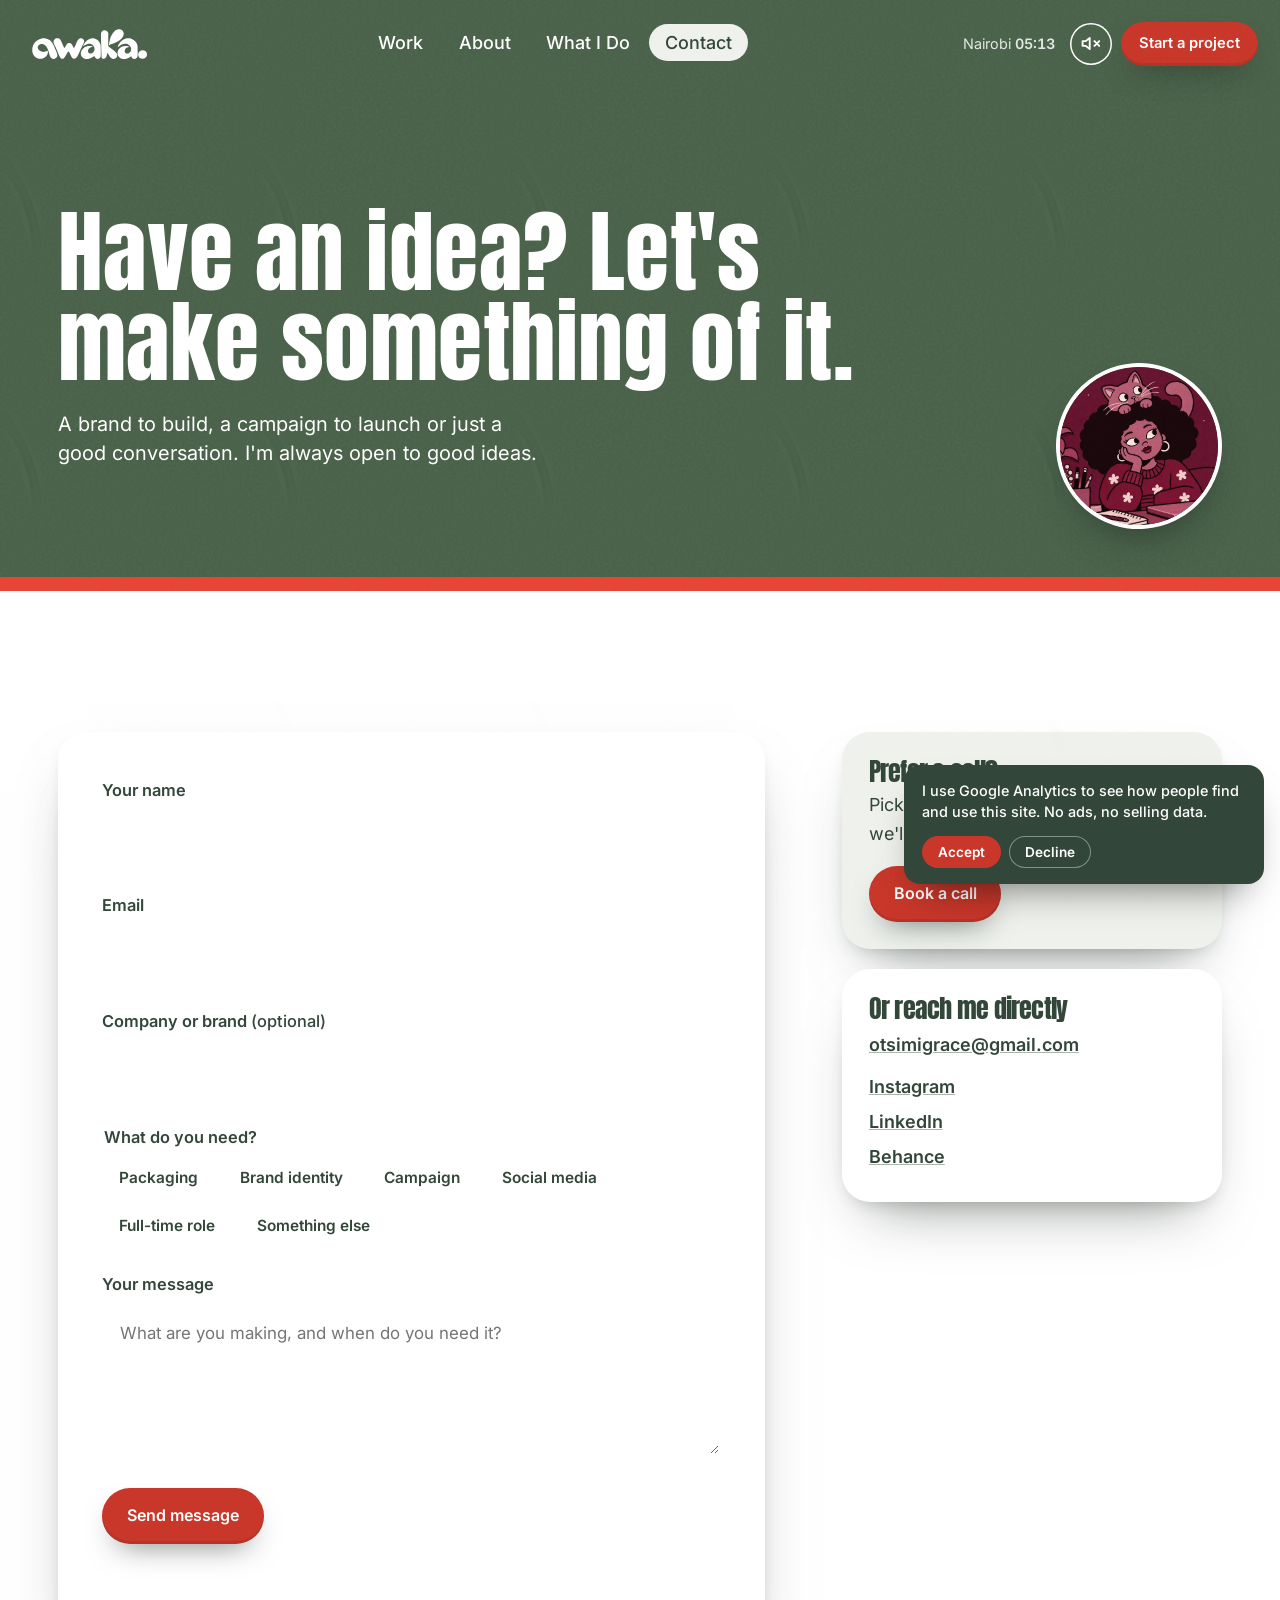
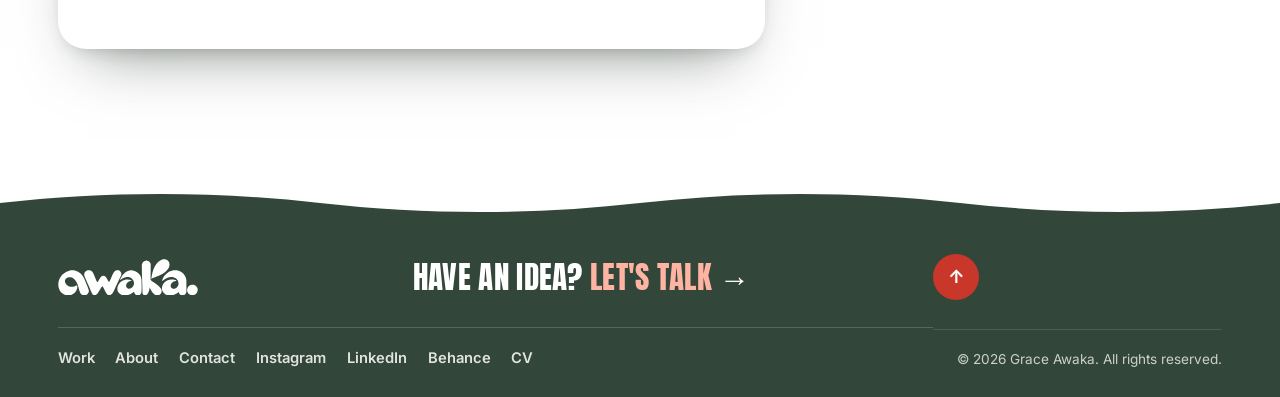
<file: contact.html>
<!DOCTYPE html>
<html lang="en">
<head>
  <meta charset="utf-8">
  <meta name="viewport" content="width=device-width, initial-scale=1">
  <title>Contact | Grace Awaka</title>
  <meta name="description" content="Have an idea? Let's make something of it. Start a project with Grace Awaka.">
  <meta property="og:title" content="Contact | Grace Awaka">
  <meta property="og:description" content="Packs, campaigns and brand worlds that win the shelf, and the scroll.">
  <meta property="og:image" content="https://framerusercontent.com/images/nToqo86CpaT30ANDvFVBVNams.png">
  <meta property="og:type" content="website">
  <meta name="twitter:card" content="summary_large_image">
  <meta name="theme-color" content="#C8372A">
  <link rel="icon" href="assets/favicon.svg" type="image/svg+xml">
  <link rel="apple-touch-icon" href="assets/apple-touch-icon.png">
  <link rel="preload" href="assets/fonts/Anton-400.woff2" as="font" type="font/woff2" crossorigin>
  <link rel="preload" href="assets/fonts/Inter-400.woff2" as="font" type="font/woff2" crossorigin>
  <link rel="stylesheet" href="css/fonts.css">
  <link rel="stylesheet" href="css/style.css">
  <link rel="stylesheet" href="css/v8.css">
</head>
<body data-page="contact">
<main id="main">
  <header class="page-head">
    <div class="wrap">
      <h1 class="mega" style="font-size:clamp(2.6rem,7vw,6.4rem)">Have an idea? Let's make something of it.</h1>
      <p class="lede">A brand to build, a campaign to launch or just a good conversation. I'm always open to good ideas.</p>
    </div>
    <img class="head-art" src="assets/images/grace-illustration-sm.webp" alt="" width="480" height="439" aria-hidden="true">
  </header>
  <section class="section">
    <div class="wrap contact-grid">
      <div class="form" id="formWrap">
        <form id="contactForm" novalidate>
          <div class="field">
            <label for="f-name">Your name</label>
            <input id="f-name" name="name" autocomplete="name" required>
            <p class="err" role="alert"></p>
          </div>
          <div class="field">
            <label for="f-email">Email</label>
            <input id="f-email" name="email" type="email" autocomplete="email" required>
            <p class="err" role="alert"></p>
          </div>
          <div class="field">
            <label for="f-company">Company or brand <span style="font-weight:500">(optional)</span></label>
            <input id="f-company" name="company" autocomplete="organization">
          </div>
          <div class="field">
            <fieldset>
              <legend>What do you need?</legend>
              <div class="opts">
                <input type="checkbox" id="s1" name="service" value="Packaging"><label for="s1">Packaging</label>
                <input type="checkbox" id="s2" name="service" value="Brand identity"><label for="s2">Brand identity</label>
                <input type="checkbox" id="s3" name="service" value="Campaign"><label for="s3">Campaign</label>
                <input type="checkbox" id="s4" name="service" value="Social media"><label for="s4">Social media</label>
                <input type="checkbox" id="s5" name="service" value="Full-time role"><label for="s5">Full-time role</label>
                <input type="checkbox" id="s6" name="service" value="Something else"><label for="s6">Something else</label>
              </div>
            </fieldset>
          </div>
          <div class="field">
            <label for="f-msg">Your message</label>
            <textarea id="f-msg" name="message" required placeholder="What are you making, and when do you need it?"></textarea>
            <p class="err" role="alert"></p>
          </div>
          <input type="text" name="_honey" tabindex="-1" autocomplete="off" style="display:none" aria-hidden="true">
          <button class="btn" type="submit">Send message</button>
          <p class="form-status" id="formStatus" role="status"></p>
        </form>
        <div class="form-done" role="status">
          <img class="head-art" src="assets/images/grace-illustration-sm.webp" alt="" width="480" height="439" aria-hidden="true">
          <h2 class="h-lg">Message sent!</h2>
          <p class="lede" style="margin:1rem auto 0">Thanks, <span id="doneName">friend</span>. I'll get back to you within two working days.</p>
        </div>
      </div>
      <aside>
        <div class="side-card">
          <h3>Prefer a call?</h3>
          <p>Pick a time that works for you and we'll talk it through.</p>
          <a class="btn btn--white" id="bookLink" href="#" target="_blank" rel="noopener">Book a call</a>
        </div>
        <div class="side-card">
          <h3>Or reach me directly</h3>
          <ul>
            <li><a id="mailLink" href="#">email</a></li>
          </ul>
          <ul id="socialList" style="margin-top:.4rem"></ul>
        </div>
      </aside>
    </div>
  </section>
</main>
<div id="footer"></div>
<script src="js/data.js"></script>
<script src="js/counter.js"></script>
<script src="js/analytics.js"></script>
<script src="js/logo.js"></script>
<script src="js/characters.js"></script>
<script src="js/main.js"></script>
<script src="js/pages.js"></script>
<script src="js/motion.js"></script>
</body>
</html>
</file>
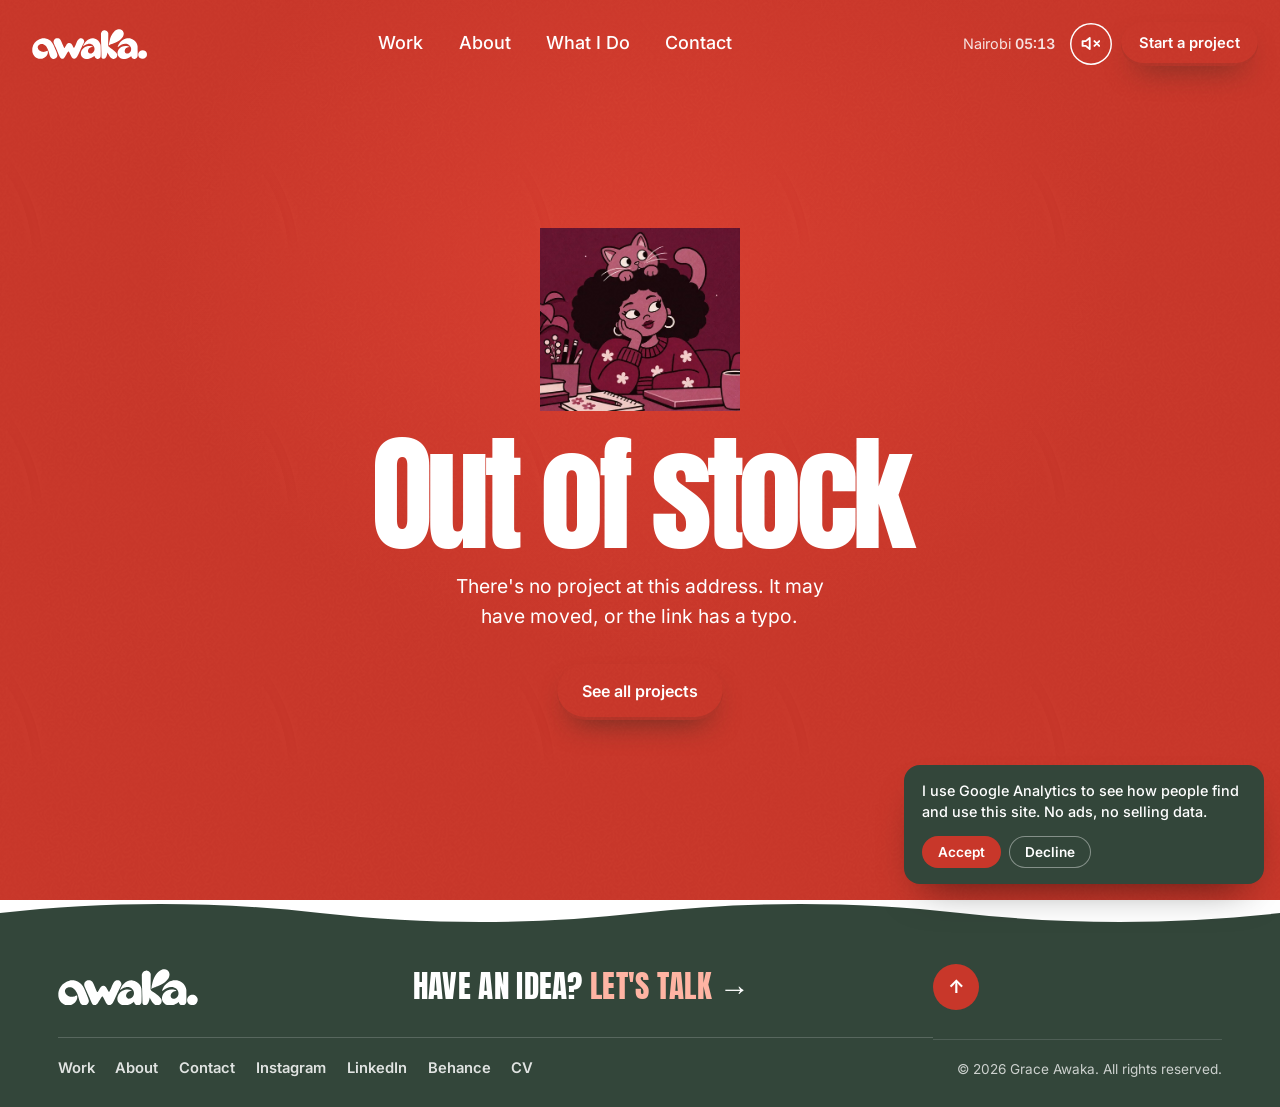
<file: project.html>
<!DOCTYPE html>
<html lang="en">
<head>
  <meta charset="utf-8">
  <meta name="viewport" content="width=device-width, initial-scale=1">
  <title>Project | Grace Awaka</title>
  <meta name="description" content="A case study by Grace Awaka.">
  <meta property="og:title" content="Project | Grace Awaka">
  <meta property="og:description" content="Packs, campaigns and brand worlds that win the shelf, and the scroll.">
  <meta property="og:image" content="https://framerusercontent.com/images/nToqo86CpaT30ANDvFVBVNams.png">
  <meta property="og:type" content="website">
  <meta name="twitter:card" content="summary_large_image">
  <meta name="theme-color" content="#C8372A">
  <link rel="icon" href="assets/favicon.svg" type="image/svg+xml">
  <link rel="apple-touch-icon" href="assets/apple-touch-icon.png">
  <link rel="preload" href="assets/fonts/Anton-400.woff2" as="font" type="font/woff2" crossorigin>
  <link rel="preload" href="assets/fonts/Inter-400.woff2" as="font" type="font/woff2" crossorigin>
  <link rel="stylesheet" href="css/fonts.css">
  <link rel="stylesheet" href="css/style.css">
  <link rel="stylesheet" href="css/v8.css">
</head>
<body data-page="project">
<main id="main"><div id="project"></div></main>
<div id="footer"></div>
<script src="js/data.js"></script>
<script src="js/counter.js"></script>
<script src="js/analytics.js"></script>
<script src="js/logo.js"></script>
<script src="js/characters.js"></script>
<script src="js/main.js"></script>
<script src="js/pages.js"></script>
<script src="js/motion.js"></script>
</body>
</html>
</file>
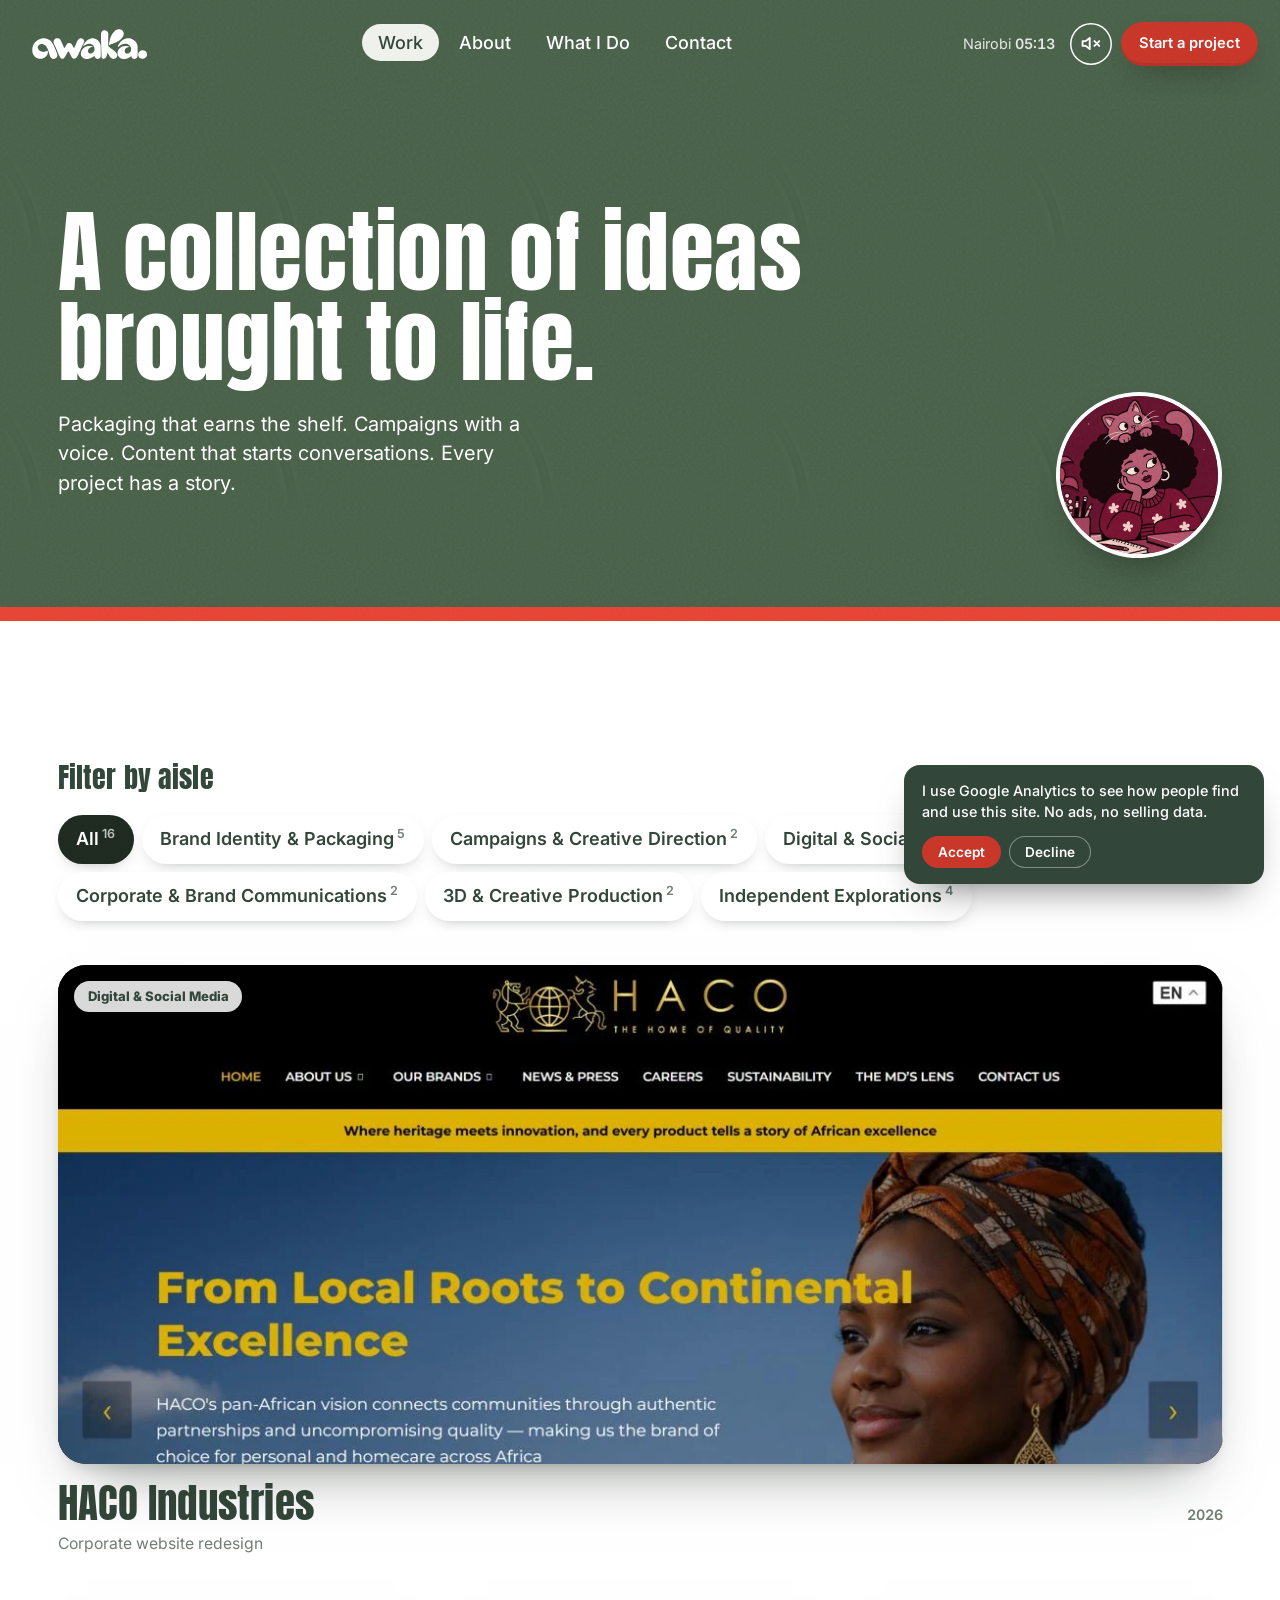
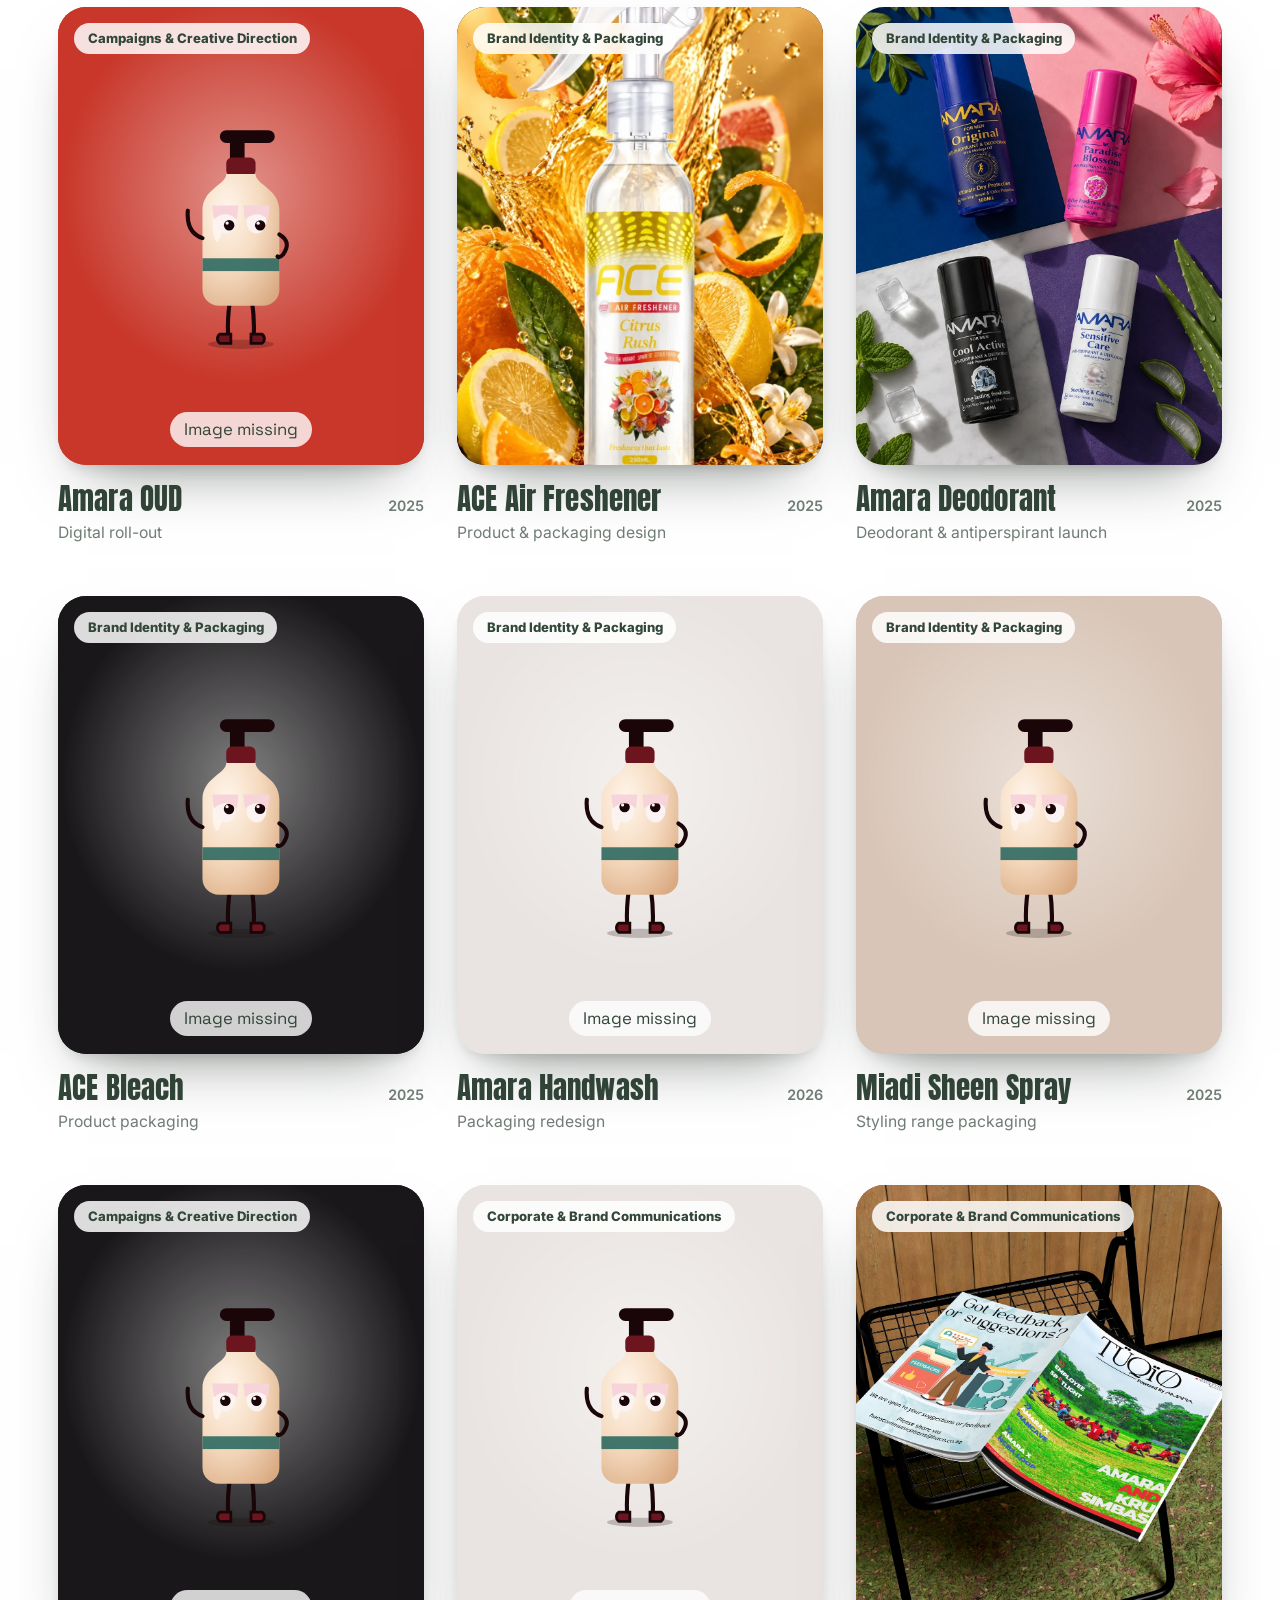
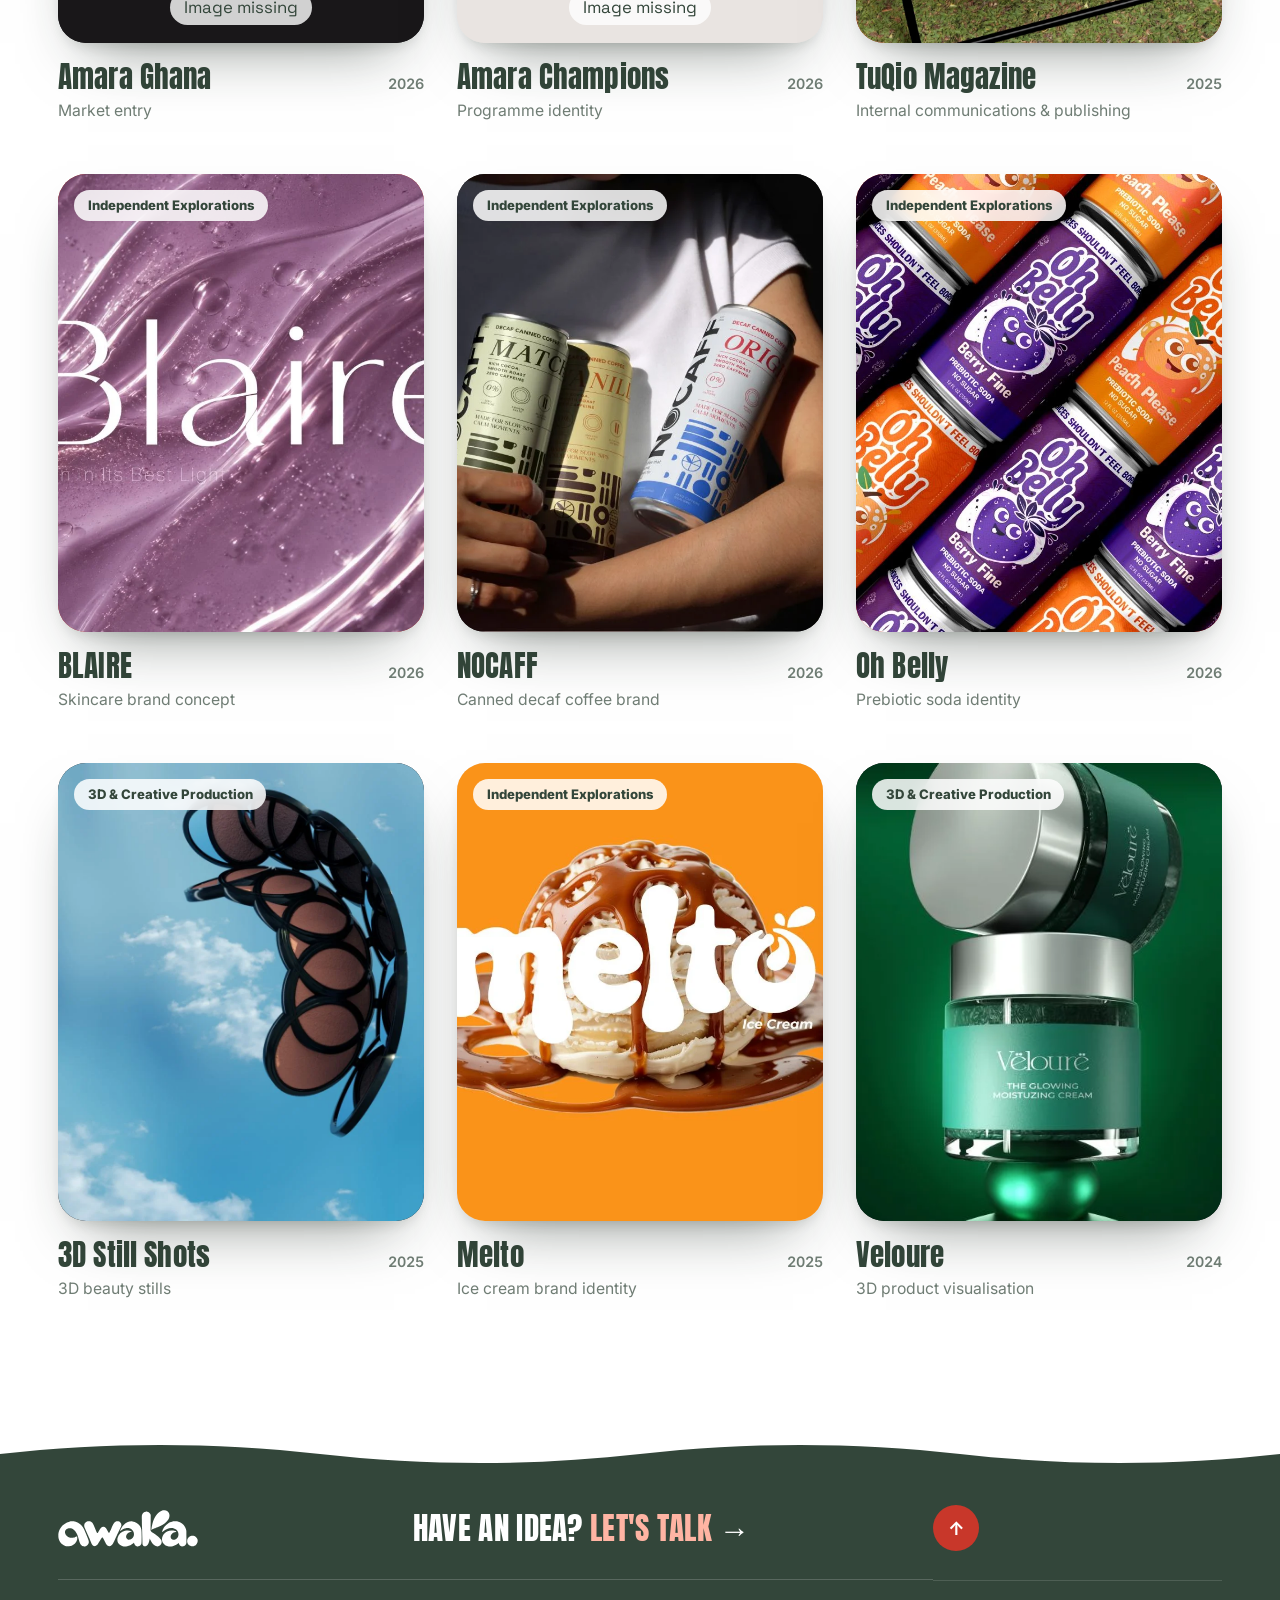
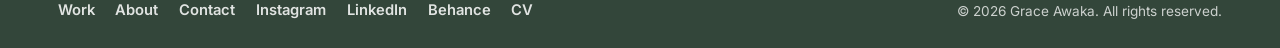
<file: work.html>
<!DOCTYPE html>
<html lang="en">
<head>
  <meta charset="utf-8">
  <meta name="viewport" content="width=device-width, initial-scale=1">
  <title>Work | Grace Awaka</title>
  <meta name="description" content="A collection of ideas brought to life: packaging, campaigns, content and explorations by Grace Awaka.">
  <meta property="og:title" content="Work | Grace Awaka">
  <meta property="og:description" content="Packs, campaigns and brand worlds that win the shelf, and the scroll.">
  <meta property="og:image" content="https://framerusercontent.com/images/nToqo86CpaT30ANDvFVBVNams.png">
  <meta property="og:type" content="website">
  <meta name="twitter:card" content="summary_large_image">
  <meta name="theme-color" content="#6D2038">
  <link rel="icon" href="assets/favicon.svg" type="image/svg+xml">
  <link rel="apple-touch-icon" href="assets/apple-touch-icon.png">
  <link rel="preload" href="assets/fonts/Anton-400.woff2" as="font" type="font/woff2" crossorigin>
  <link rel="preload" href="assets/fonts/Inter-400.woff2" as="font" type="font/woff2" crossorigin>
  <link rel="stylesheet" href="css/fonts.css">
  <link rel="stylesheet" href="css/style.css">
  <link rel="stylesheet" href="css/v8.css">
</head>
<body data-page="work">
<main id="main">
  <header class="page-head">
    <div class="wrap">
      <h1 class="mega" style="font-size:clamp(2.8rem,7vw,6.6rem)">A collection of ideas brought to life.</h1>
      <p class="lede">Packaging that earns the shelf. Campaigns with a voice. Content that starts conversations. Every project has a story.</p>
    </div>
    <img class="head-art" src="assets/images/grace-illustration-sm.webp" alt="" width="480" height="439" aria-hidden="true">
  </header>
  <section class="section">
    <div class="wrap">
      <div class="sec-head" style="margin-bottom:1.4rem"><h2 class="h-md">Filter by aisle</h2><p id="workCount" aria-live="polite"></p></div>
      <div class="filters" id="filters" role="group" aria-label="Filter projects"></div>
      <div class="grid" id="workGrid"></div>
    </div>
  </section>
</main>
<div id="footer"></div>
<script src="js/data.js"></script>
<script src="js/counter.js"></script>
<script src="js/analytics.js"></script>
<script src="js/logo.js"></script>
<script src="js/characters.js"></script>
<script src="js/main.js"></script>
<script src="js/pages.js"></script>
</body>
</html>
</file>
<file: css/fonts.css>
/* Fonts (all SIL Open Font License: free for commercial and web use)
   Space Grotesk (display) by Florian Karsten · Inter (text) by Rasmus Andersson */
@font-face { font-family: "Space Grotesk"; src: url(../assets/fonts/SpaceGrotesk-300.woff2) format("woff2"); font-weight: 300; font-display: swap; }
@font-face { font-family: "Space Grotesk"; src: url(../assets/fonts/SpaceGrotesk-400.woff2) format("woff2"); font-weight: 400; font-display: swap; }
@font-face { font-family: "Space Grotesk"; src: url(../assets/fonts/SpaceGrotesk-500.woff2) format("woff2"); font-weight: 500; font-display: swap; }
@font-face { font-family: "Space Grotesk"; src: url(../assets/fonts/SpaceGrotesk-600.woff2) format("woff2"); font-weight: 600; font-display: swap; }
@font-face { font-family: "Space Grotesk"; src: url(../assets/fonts/SpaceGrotesk-700.woff2) format("woff2"); font-weight: 700; font-display: swap; }
@font-face { font-family: "Inter"; src: url(../assets/fonts/Inter-400.woff2) format("woff2"); font-weight: 300 400; font-display: swap; }
@font-face { font-family: "Inter"; src: url(../assets/fonts/Inter-500.woff2) format("woff2"); font-weight: 500; font-display: swap; }
@font-face { font-family: "Inter"; src: url(../assets/fonts/Inter-600.woff2) format("woff2"); font-weight: 600; font-display: swap; }
@font-face { font-family: "Inter"; src: url(../assets/fonts/Inter-700.woff2) format("woff2"); font-weight: 700; font-display: swap; }
@font-face { font-family: "Inter"; src: url(../assets/fonts/Inter-800.woff2) format("woff2"); font-weight: 800 900; font-display: swap; }
@font-face { font-family: "DM Mono"; src: url(../assets/fonts/dm-mono-400.woff2) format("woff2"); font-weight: 400 500; font-display: swap; }
/* Script accents for the About collage (OFL) */
@font-face { font-family: "Mrs Saint Delafield"; src: url(../assets/fonts/MrsSaintDelafield-400.woff2) format("woff2"); font-weight: 400; font-display: swap; }
@font-face { font-family: "Caveat"; src: url(../assets/fonts/Caveat-600.woff2) format("woff2"); font-weight: 600; font-display: swap; }
/* Headline display: Anton (OFL) by Vernon Adams, standing in for Glinken */
@font-face { font-family: "Anton"; src: url(../assets/fonts/Anton-400.woff2) format("woff2"); font-weight: 100 900; font-style: normal; font-display: swap; }
</file>
<file: css/style.css>
/* ==========================================================
   Grace Awaka — portfolio
   Playful, grown-up: burgundy-led, soft depth, illustrated mascots
   ========================================================== */
:root {
  /* Burgundy Editorial tokens (shared with the homepage) */
  --ivory: #FFFFFF;
  --black: #33463A;
  --rose-accent: #FFB4A3;
  --taupe: #C9D6C8;
  --stone: #EEF1EC;
  /* legacy names, remapped */
  --oxblood: #33463A;
  --burgundy: #C8372A;
  --wine: #B5301F;
  --blush: #FFFFFF;
  --rose: #C9D6C8;
  --lilac: #EEF1EC;
  --green: #33463A;
  --paper: #FFFFFF;
  --white: #FFFFFF;

  --display: "Glinken", "Anton", "Impact", "Arial Narrow", sans-serif;
  --grotesk: "Space Grotesk", "Helvetica Neue", Arial, sans-serif;
  --body: "Inter", "Helvetica Neue", Arial, sans-serif;
  --mono: "DM Mono", ui-monospace, monospace;
  --soft: normal;

  --pad: clamp(1.2rem, 4.5vw, 4rem);
  --max: 1380px;
  --ease: cubic-bezier(.34, 1.56, .64, 1);
  --ease-out: cubic-bezier(.16, 1, .3, 1);
  --shadow: 0 30px 60px -30px rgba(26, 38, 29, .55), 0 8px 18px -10px rgba(26, 38, 29, .25);
  --radius: 28px;
}

*, *::before, *::after { box-sizing: border-box; }
html { -webkit-text-size-adjust: 100%; scroll-behavior: smooth; }
body {
  margin: 0; font-family: var(--body); font-size: 1.12rem; line-height: 1.6; letter-spacing: 0;
  color: var(--oxblood); background: var(--paper); -webkit-font-smoothing: antialiased; overflow-x: hidden;
}
/* film grain for depth */
body::after {
  content: ""; position: fixed; inset: 0; z-index: 150; pointer-events: none; opacity: .09; mix-blend-mode: multiply;
  background-image: url("data:image/svg+xml,%3Csvg xmlns='http://www.w3.org/2000/svg' width='160' height='160'%3E%3Cfilter id='n'%3E%3CfeTurbulence type='fractalNoise' baseFrequency='.85' numOctaves='3' stitchTiles='stitch'/%3E%3CfeColorMatrix values='0 0 0 0 0 0 0 0 0 0 0 0 0 0 0 0 0 0 .9 0'/%3E%3C/filter%3E%3Crect width='100%25' height='100%25' filter='url(%23n)'/%3E%3C/svg%3E");
}
img { display: block; max-width: 100%; }
a { color: inherit; }
button { font: inherit; color: inherit; }
::selection { background: var(--lilac); color: var(--oxblood); }
:focus-visible { outline: 3px solid var(--lilac); outline-offset: 3px; border-radius: 8px; }
.light :focus-visible, .section:not(.dark) :focus-visible { outline-color: var(--burgundy); }

.wrap { width: 100%; max-width: var(--max); margin-inline: auto; padding-inline: var(--pad); }
.skip { position: absolute; left: 1rem; top: -4rem; z-index: 200; background: var(--lilac); padding: .6rem 1rem; border-radius: 99px; font-weight: 600; }
.skip:focus { top: 1rem; }

/* ---------- type ---------- */
h1, h2, h3 { font-family: var(--display); font-variation-settings: var(--soft); font-weight: 400; line-height: .95; margin: 0; letter-spacing: -.025em; }
.mega { font-size: clamp(3.4rem, 13vw, 12rem); letter-spacing: -.045em; line-height: .88; }
.h-xl { font-size: clamp(2.6rem, 7vw, 6.6rem); letter-spacing: -.04em; }
.h-lg { font-size: clamp(2rem, 4.4vw, 3.8rem); letter-spacing: -.03em; line-height: 1; }
.h-md { font-size: clamp(1.35rem, 2.2vw, 1.9rem); letter-spacing: -.015em; line-height: 1.1; }
.lede { font-size: clamp(1.12rem, 1.55vw, 1.35rem); line-height: 1.5; max-width: 38ch; }
.prose { max-width: 62ch; }
.prose p { margin: 0 0 1em; }

/* ---------- buttons ---------- */
.btn {
  --bg: var(--green); --fg: var(--blush);
  display: inline-flex; align-items: center; gap: .55em; padding: .95em 1.55em; border-radius: 999px;
  background: var(--bg); color: var(--fg); border: 0; font-weight: 600; font-size: 1rem; text-decoration: none; cursor: pointer;
  box-shadow: 0 14px 30px -14px rgba(26,38,29,.6), inset 0 -3px 0 rgba(26,38,29,.12);
  transition: transform .35s var(--ease), box-shadow .35s var(--ease), background .2s;
}
.btn:hover { transform: translateY(-3px) rotate(-1.5deg); box-shadow: 0 20px 34px -14px rgba(26,38,29,.6), inset 0 -3px 0 rgba(26,38,29,.12); }
.btn:active { transform: translateY(1px) scale(.98); }
.btn--dark { --bg: var(--burgundy); --fg: var(--white); }
.btn--ghost { --bg: transparent; --fg: currentColor; box-shadow: inset 0 0 0 1.5px currentColor; }
.btn--ghost:hover { box-shadow: inset 0 0 0 1.5px currentColor; background: rgba(255,255,255,.08); }
.btn--white { --bg: var(--white); --fg: var(--burgundy); }
.btn--rose { --bg: var(--blush); --fg: var(--burgundy); }
.btn svg { width: 1.1em; height: 1.1em; }
.btn[disabled] { opacity: .6; pointer-events: none; }

/* ---------- nav ---------- */
.nav {
  position: fixed; inset: .8rem .8rem auto; z-index: 60; padding: .55rem .6rem .55rem 1.2rem; border-radius: 999px;
  display: flex; align-items: center; justify-content: space-between; gap: 1rem;
  transition: transform .5s var(--ease-out), background .3s, box-shadow .3s, backdrop-filter .3s;
}
.nav.is-hidden { transform: translateY(-140%); }
.nav.is-solid { background: rgba(123, 22, 49, .82); backdrop-filter: blur(14px); -webkit-backdrop-filter: blur(14px); box-shadow: 0 16px 40px -20px rgba(26,38,29,.7); }
.nav, .nav a { color: var(--white); }
body.light-top .nav:not(.is-solid), body.light-top .nav:not(.is-solid) a { color: var(--oxblood); }
.logo { display: flex; align-items: center; gap: .55rem; font-family: var(--display); font-variation-settings: var(--soft); font-weight: 600; font-size: 1.35rem; letter-spacing: -.03em; text-decoration: none; }
.logo-mark { width: 26px; height: 34px; flex: none; }
.logo-mark .char { width: 100%; height: 100%; }
.logo-mark .ground { display: none; }
.nav-links { display: flex; gap: .2rem; list-style: none; margin: 0; padding: 0; }
.nav-links a { text-decoration: none; font-weight: 500; padding: .5rem 1rem; border-radius: 99px; transition: background .2s; }
.nav-links a:hover { background: rgba(255,255,255,.12); }
body.light-top .nav:not(.is-solid) .nav-links a:hover { background: rgba(26,38,29,.08); }
.nav-links a[aria-current="page"] { background: var(--lilac); color: var(--oxblood) !important; }
.nav-right { display: flex; align-items: center; gap: .6rem; }
.clock { font-size: .9rem; white-space: nowrap; opacity: .85; padding-right: .3rem; }
.clock b { font-weight: 600; font-variant-numeric: tabular-nums; }
.sound-btn { width: 42px; height: 42px; border-radius: 50%; border: 0; box-shadow: inset 0 0 0 1.5px currentColor; background: transparent; display: grid; place-items: center; cursor: pointer; transition: transform .3s var(--ease); }
.sound-btn:hover { transform: rotate(-12deg); }
.sound-btn svg { width: 19px; height: 19px; }
.sound-btn .on { display: none; }
.sound-btn[aria-pressed="true"] .on { display: block; }
.sound-btn[aria-pressed="true"] .off { display: none; }
.nav .btn { padding: .7em 1.2em; font-size: .92rem; }
.menu-btn { display: none; }

.mobile-menu {
  position: fixed; inset: 0; z-index: 55; background: var(--burgundy); color: var(--white);
  display: flex; flex-direction: column; justify-content: center; padding: 6rem var(--pad) 2rem;
  clip-path: circle(0% at calc(100% - 2.6rem) 2.4rem); transition: clip-path .7s var(--ease-out); visibility: hidden;
}
.mobile-menu.is-open { clip-path: circle(150% at calc(100% - 2.6rem) 2.4rem); visibility: visible; }
.mobile-menu ul { list-style: none; padding: 0; margin: 0; }
.mobile-menu a { font-family: var(--display); font-variation-settings: var(--soft); font-size: clamp(3rem, 15vw, 5rem); font-weight: 600; letter-spacing: -.04em; text-decoration: none; line-height: 1.1; color: var(--blush); }
.mobile-menu a:hover { color: var(--lilac); }
.mobile-menu .socials { margin-top: 2rem; display: flex; gap: 1rem; flex-wrap: wrap; }
.mobile-menu .socials a { font-family: var(--body); font-size: 1.05rem; font-weight: 500; letter-spacing: 0; text-decoration: underline; text-underline-offset: 4px; color: var(--white); }

@media (max-width: 880px) {
  .nav-links, .clock, .nav .btn { display: none; }
  .menu-btn { display: grid; place-items: center; width: 46px; height: 46px; border-radius: 50%; border: 0; box-shadow: inset 0 0 0 1.5px currentColor; background: transparent; cursor: pointer; position: relative; z-index: 70; }
  .menu-btn span, .menu-btn span::before, .menu-btn span::after { display: block; width: 18px; height: 2px; background: currentColor; border-radius: 2px; position: relative; transition: transform .3s var(--ease); }
  .menu-btn span::before, .menu-btn span::after { content: ""; position: absolute; left: 0; }
  .menu-btn span::before { top: -6px; } .menu-btn span::after { top: 6px; }
  .menu-open .menu-btn span { background: transparent; }
  .menu-open .menu-btn span::before { transform: translateY(6px) rotate(45deg); }
  .menu-open .menu-btn span::after { transform: translateY(-6px) rotate(-45deg); }
  .menu-open .nav, .menu-open .nav a { color: var(--white) !important; }
  .menu-open .nav { background: transparent !important; box-shadow: none !important; backdrop-filter: none !important; }
}

/* ---------- mascots ---------- */
.slot { display: block; position: relative; cursor: pointer; transform-origin: 50% 100%; }
.slot .char, .char { display: block; width: 100%; height: auto; overflow: visible; }
.char .lid { fill: var(--lid); }
.char .eye .pupil { transition: transform .15s linear; }
.char--bloom .spin { transform-box: fill-box; transform-origin: center; animation: spin 26s linear infinite; }
@keyframes spin { to { transform: rotate(360deg); } }
.slot.bounce { animation: squash .75s var(--ease); }
@keyframes squash {
  0% { transform: none; } 18% { transform: scale(1.1, .88); } 45% { transform: translateY(-22%) scale(.94, 1.06) rotate(-5deg); }
  72% { transform: scale(1.05, .95); } 100% { transform: none; }
}
.arm--wave { transform-origin: 18px 128px; animation: wave 3s ease-in-out infinite; }
@keyframes wave { 0%, 62%, 100% { transform: rotate(0); } 72% { transform: rotate(-18deg); } 82% { transform: rotate(8deg); } 92% { transform: rotate(-10deg); } }
.blink .eye { animation: blink .22s; transform-box: fill-box; transform-origin: center; }
@keyframes blink { 50% { transform: scaleY(.08); } }
.slot::after {
  content: attr(data-name); position: absolute; left: 50%; bottom: 100%; translate: -50% 0; white-space: nowrap;
  font-family: var(--display); font-style: italic; font-size: 1rem; letter-spacing: 0; line-height: 1; font-weight: 500;
  color: var(--oxblood); background: var(--lilac); padding: .3rem .65rem; border-radius: 99px;
  opacity: 0; transform: translateY(8px) scale(.9); transition: opacity .2s, transform .35s var(--ease); pointer-events: none;
}
.slot[data-name]:hover::after { opacity: 1; transform: none; }

/* ---------- HERO ---------- */
.hero {
  position: relative; min-height: 100svh; color: var(--white); overflow: hidden; display: flex; align-items: flex-end;
  background:
    radial-gradient(60% 55% at 78% 22%, rgba(214, 70, 104, .55), transparent 70%),
    radial-gradient(50% 60% at 8% 100%, rgba(51,70,58,.6), transparent 70%),
    var(--burgundy);
  padding: 8rem 0 clamp(2.5rem, 6vh, 4.5rem);
}
.hero-inner { position: relative; z-index: 2; }
.badge { display: inline-flex; align-items: center; gap: .55rem; padding: .45rem 1rem .45rem .75rem; border-radius: 99px; background: rgba(255,255,255,.1); backdrop-filter: blur(8px); font-size: .92rem; font-weight: 500; }
.badge i { width: 9px; height: 9px; border-radius: 50%; background: var(--rose-accent); box-shadow: 0 0 0 0 rgba(231,69,54,.7); animation: ping 2.2s infinite; }
@keyframes ping { 70% { box-shadow: 0 0 0 9px rgba(109,240,161,0); } 100% { box-shadow: 0 0 0 0 rgba(109,240,161,0); } }

.hero-name { font-size: clamp(4rem, 18.5vw, 18.5rem); letter-spacing: -.05em; line-height: .86; color: var(--blush); margin: clamp(1.2rem, 4vh, 2.6rem) 0 clamp(2rem, 5vh, 3.4rem); font-weight: 600; }
.hero-name .line { display: block; position: relative; width: max-content; }
.hero-name .l2 { margin-left: 1.05em; }
.hero-name .ch { display: inline-block; will-change: transform; }
.hero-name .slot { position: absolute; font-size: 1em; }
.s-pump { left: 100%; bottom: .02em; width: .36em; margin-left: .06em; }
.s-arch { right: 100%; bottom: .02em; width: .44em; margin-right: .12em; }
.s-drop { right: 0; bottom: .41em; width: .24em; }
.s-drop .ground { display: none; }
.float-bloom { position: absolute !important; z-index: 1; top: clamp(6.5rem, 16vh, 10rem); right: clamp(1rem, 9vw, 9rem); width: clamp(84px, 11vw, 180px); animation: float 6s ease-in-out infinite; }
@keyframes float { 50% { transform: translateY(-16px) rotate(6deg); } }

.hero-foot { display: grid; grid-template-columns: 1fr auto auto; align-items: end; gap: 2rem; }
.hero-foot .lede { color: var(--blush); margin: 0; }
.hero-actions { display: flex; gap: .8rem; flex-wrap: wrap; }
.spinner { width: 124px; height: 124px; position: relative; display: grid; place-items: center; }
.spinner svg.ring { position: absolute; inset: 0; animation: spin 18s linear infinite; }
.spinner text { font-family: var(--body); font-size: 10.5px; font-weight: 600; letter-spacing: .14em; fill: var(--blush); text-transform: uppercase; }
.spinner .core { width: 46px; height: 46px; border-radius: 50%; background: var(--lilac); display: grid; place-items: center; color: var(--oxblood); }
@media (max-width: 960px) { .hero-foot { grid-template-columns: 1fr; gap: 1.4rem; } .spinner { display: none; } }

/* ---------- marquee ---------- */
.marquee { background: var(--oxblood); color: var(--blush); overflow: hidden; position: relative; z-index: 5; padding: .3rem 0; }
.marquee-track { display: flex; width: max-content; animation: marquee 34s linear infinite; }
.marquee:hover .marquee-track { animation-play-state: paused; }
.marquee span { font-family: var(--display); font-variation-settings: var(--soft); font-style: italic; font-weight: 500; font-size: clamp(1.6rem, 3.4vw, 2.8rem); letter-spacing: -.02em; padding: .35rem 1.3rem; white-space: nowrap; display: flex; align-items: center; gap: 2.6rem; }
.marquee span::after { content: "✦"; color: var(--lilac); font-style: normal; font-size: .6em; }
@keyframes marquee { to { transform: translateX(-50%); } }

/* ---------- sections ---------- */
.section { padding-block: clamp(5rem, 11vw, 9.5rem); position: relative; overflow-x: clip; }
.section--blush { background: var(--blush); }
.section--burgundy { background: var(--burgundy); color: var(--white); }
.section--oxblood { background: var(--oxblood); color: var(--blush); }
.section--lilac { background: var(--lilac); }
.sec-head { display: flex; justify-content: space-between; align-items: flex-end; gap: 1.5rem; flex-wrap: wrap; margin-bottom: clamp(2.4rem, 5vw, 4.2rem); }
.sec-head p { margin: 0; max-width: 34ch; font-size: 1.1rem; }

/* intro */
.intro { display: grid; grid-template-columns: 1.3fr .9fr; gap: clamp(2rem, 7vw, 7rem); align-items: center; }
.intro h2 { font-size: clamp(2.2rem, 4.8vw, 4.3rem); letter-spacing: -.035em; line-height: 1.02; }
.intro .prose { margin-top: 1.8rem; font-size: 1.12rem; }
.photo-sticker { position: relative; margin: 0; width: 100%; max-width: 420px; justify-self: center; transform: rotate(3deg); transition: transform .5s var(--ease); }
.photo-sticker:hover { transform: rotate(0) scale(1.02); }
.photo-sticker .frame { border-radius: 200px 200px var(--radius) var(--radius); overflow: hidden; background: var(--blush); box-shadow: var(--shadow); aspect-ratio: 4 / 5; }
.photo-sticker img { width: 100%; height: 100%; object-fit: cover; }
.photo-sticker figcaption { position: absolute; left: -1.2rem; bottom: 2.2rem; background: var(--lilac); color: var(--oxblood); font-family: var(--display); font-style: italic; font-weight: 500; font-size: 1.2rem; padding: .45rem 1rem; border-radius: 99px; transform: rotate(-6deg); box-shadow: var(--shadow); }
.photo-sticker .peek { position: absolute; width: 30%; right: -12%; top: -8%; }
@media (max-width: 880px) { .intro { grid-template-columns: 1fr; } .photo-sticker { max-width: 340px; } }

/* ---------- project grid ---------- */
.grid { display: grid; grid-template-columns: repeat(12, 1fr); gap: clamp(2rem, 4vw, 3.4rem) clamp(1.2rem, 2.6vw, 2.2rem); }
.card { grid-column: span 4; text-decoration: none; display: block; position: relative; }
.grid--feature .card:nth-child(6n+1) { grid-column: span 7; }
.grid--feature .card:nth-child(6n+2) { grid-column: span 5; margin-top: 5rem; }
.grid--feature .card:nth-child(6n+3) { grid-column: span 4; }
.grid--feature .card:nth-child(6n+4) { grid-column: span 4; margin-top: -2.5rem; }
.grid--feature .card:nth-child(6n+5) { grid-column: span 4; margin-top: 2rem; }
.grid--feature .card:nth-child(6n+6) { grid-column: 3 / span 8; }
.card-media { position: relative; border-radius: var(--radius); overflow: hidden; background: var(--c, var(--blush)); aspect-ratio: 4 / 5; box-shadow: var(--shadow); transition: transform .6s var(--ease), border-radius .6s var(--ease-out); }
.grid--feature .card:nth-child(6n+1) .card-media, .grid--feature .card:nth-child(6n+6) .card-media { aspect-ratio: 16 / 11; }
.card-media img { width: 100%; height: 100%; object-fit: cover; transition: transform 1s var(--ease-out); }
.card:hover .card-media { transform: translateY(-8px) rotate(var(--tilt, -1deg)); border-radius: 60px var(--radius) var(--radius) var(--radius); }
.card:hover .card-media img { transform: scale(1.06); }
.card:nth-child(even) { --tilt: 1deg; }
.tag { position: absolute; top: 1rem; left: 1rem; z-index: 2; background: rgba(255,255,255,.85); backdrop-filter: blur(8px); color: var(--oxblood); border-radius: 99px; padding: .3rem .85rem; font-weight: 600; font-size: .82rem; }
.card-info { display: flex; justify-content: space-between; align-items: baseline; gap: 1rem; margin-top: 1.2rem; }
.card-info h3 { font-size: clamp(1.5rem, 2.3vw, 2.1rem); letter-spacing: -.03em; }
.card-info p { margin: .3rem 0 0; opacity: .7; }
.card-info .yr { font-weight: 600; font-size: .9rem; opacity: .7; flex: none; font-variant-numeric: tabular-nums; }
@media (max-width: 880px) {
  .grid .card, .grid--feature .card:nth-child(n) { grid-column: 1 / -1; margin-top: 0; }
  .grid--feature .card:nth-child(n) .card-media { aspect-ratio: 4 / 4.3; }
}
@media (min-width: 881px) and (max-width: 1100px) { .grid:not(.grid--feature) .card { grid-column: span 6; } }

/* placeholder art */
.ph { width: 100%; height: 100%; display: grid; place-items: center; position: relative;
  background: radial-gradient(70% 60% at 50% 40%, rgba(255,255,255,.45), transparent 70%), var(--c, var(--blush)); }
.ph .char { width: 30%; max-width: 150px; height: auto; position: relative; }
.ph small { position: absolute; bottom: 1.1rem; font-family: var(--display); font-style: italic; font-size: 1.05rem; color: var(--oxblood); background: rgba(255,255,255,.8); padding: .25rem .85rem; border-radius: 99px; }

/* ---------- receipt ---------- */
.receipt-wrap { display: grid; grid-template-columns: 1fr minmax(300px, 450px); gap: clamp(2rem, 7vw, 7rem); align-items: center; }
.receipt-wrap .lede { color: var(--blush); }
.receipt { font-family: var(--mono); background: var(--paper); color: var(--oxblood); padding: 2.3rem 1.8rem 2.6rem; position: relative; transform: rotate(-2.5deg); font-size: .92rem; box-shadow: 0 40px 70px -30px rgba(0,0,0,.7); }
.receipt::before, .receipt::after { content: ""; position: absolute; left: 0; right: 0; height: 14px; background: linear-gradient(-45deg, transparent 7px, var(--paper) 0) 0 0 / 14px 14px repeat-x, linear-gradient(45deg, transparent 7px, var(--paper) 0) 0 0 / 14px 14px repeat-x; }
.receipt::before { top: -13px; transform: rotate(180deg); }
.receipt::after { bottom: -13px; }
.receipt header { text-align: center; border-bottom: 1.5px dashed var(--oxblood); padding-bottom: 1rem; margin-bottom: 1rem; }
.receipt header strong { font-family: var(--display); font-variation-settings: var(--soft); font-weight: 600; font-size: 1.8rem; letter-spacing: -.03em; display: block; }
.receipt ul { list-style: none; margin: 0; padding: 0; }
.receipt li { display: flex; gap: .5rem; padding: .32rem 0; align-items: baseline; opacity: 0; transform: translateX(-8px); transition: opacity .35s, transform .35s; }
.receipt.is-printed li { opacity: 1; transform: none; }
.receipt li .dots { flex: 1; border-bottom: 1.5px dotted rgba(26,38,29,.35); translate: 0 -4px; min-width: 1rem; }
.receipt li b { font-weight: 500; white-space: nowrap; }
.receipt .total { border-top: 1.5px dashed var(--oxblood); margin-top: .8rem; padding-top: .9rem; display: flex; justify-content: space-between; font-size: 1.1rem; font-weight: 500; }
.receipt .barcode { height: 50px; margin: 1.4rem auto .4rem; width: 80%; background: repeating-linear-gradient(90deg, var(--oxblood) 0 2px, transparent 2px 4px, var(--oxblood) 4px 7px, transparent 7px 9px, var(--oxblood) 9px 10px, transparent 10px 13px); }
.receipt footer { text-align: center; font-size: .8rem; }
.receipt .stamp { position: absolute; right: -1.4rem; top: 38%; width: 92px; transform: rotate(14deg); }
@media (max-width: 880px) { .receipt-wrap { grid-template-columns: 1fr; } .receipt { transform: rotate(-1deg); } .receipt .stamp { right: -.4rem; width: 70px; } }

/* ---------- services ---------- */
.svc { border-top: 1.5px solid currentColor; }
.svc-item { border-bottom: 1.5px solid currentColor; }
.svc-item h3 { font-size: inherit; }
.svc-item button {
  all: unset; box-sizing: border-box; width: 100%; cursor: pointer; display: flex; justify-content: space-between; align-items: center; gap: 1rem;
  padding: clamp(1.1rem, 2.4vw, 1.7rem) .2rem; font-family: var(--display); font-variation-settings: var(--soft); font-weight: 600;
  letter-spacing: -.035em; font-size: clamp(1.8rem, 4.4vw, 3.8rem); line-height: 1; transition: padding .4s var(--ease-out), color .2s;
}
.svc-item button:hover { padding-left: 1.2rem; color: var(--burgundy); }
.svc-item button:focus-visible { outline: 3px solid var(--burgundy); outline-offset: -3px; }
.svc-item .plus { width: clamp(40px, 5vw, 56px); height: clamp(40px, 5vw, 56px); border-radius: 50%; background: var(--paper); flex: none; position: relative; transition: transform .5s var(--ease), background .2s; box-shadow: 0 8px 18px -10px rgba(26,38,29,.5); }
.svc-item .plus::before, .svc-item .plus::after { content: ""; position: absolute; left: 50%; top: 50%; width: 38%; height: 2.5px; background: var(--oxblood); translate: -50% -50%; border-radius: 2px; }
.svc-item .plus::after { rotate: 90deg; }
.svc-item[data-open="true"] .plus { transform: rotate(135deg); background: var(--lilac); }
.svc-panel { display: grid; grid-template-rows: 0fr; transition: grid-template-rows .5s var(--ease-out); }
.svc-panel > div { overflow: hidden; }
.svc-panel p { margin: 0 0 1.7rem; max-width: 54ch; font-size: 1.15rem; padding-left: .2rem; }
.svc-item[data-open="true"] .svc-panel { grid-template-rows: 1fr; }

/* ---------- footer ---------- */
.footer { color: var(--white); padding: clamp(5rem, 10vw, 8rem) 0 2rem; position: relative; overflow: hidden;
  background: radial-gradient(60% 70% at 85% 10%, rgba(231,69,54,.45), transparent 70%), var(--burgundy); }
.footer h2 { font-size: clamp(2.8rem, 8.4vw, 8rem); letter-spacing: -.045em; line-height: .92; max-width: 12ch; color: var(--blush); }
.footer-cta { display: flex; flex-wrap: wrap; gap: 1rem; margin-top: 2.6rem; align-items: center; }
.copy-email { position: relative; }
.copy-email .toast { position: absolute; left: 50%; bottom: calc(100% + 10px); translate: -50% 6px; background: var(--white); color: var(--oxblood); padding: .3rem .8rem; border-radius: 99px; font-size: .85rem; white-space: nowrap; opacity: 0; transition: opacity .2s, translate .35s var(--ease); pointer-events: none; }
.copy-email.copied .toast { opacity: 1; translate: -50% 0; }
.footer-bottom { display: flex; justify-content: space-between; gap: 1.5rem; flex-wrap: wrap; margin-top: clamp(4rem, 8vw, 7rem); padding-top: 1.4rem; border-top: 1px solid rgba(255,255,255,.25); font-size: .95rem; }
.footer-bottom ul { list-style: none; display: flex; gap: 1.3rem; margin: 0; padding: 0; flex-wrap: wrap; }
.footer-bottom a { text-decoration: none; font-weight: 500; }
.footer-bottom a:hover { color: var(--lilac); text-decoration: underline; text-underline-offset: 4px; }
.footer-chars { position: absolute; right: var(--pad); top: clamp(4rem, 9vw, 6.5rem); display: flex; align-items: flex-end; gap: .2rem; }
.footer-chars .slot { position: relative; }
.footer-chars .slot:nth-child(1) { width: clamp(46px, 5.5vw, 80px); }
.footer-chars .slot:nth-child(2) { width: clamp(56px, 7vw, 104px); }
@media (max-width: 700px) { .footer-chars { position: static; margin-bottom: 1.6rem; } }

/* ---------- inner page heads ---------- */
.page-head { color: var(--white); padding: clamp(9rem, 17vw, 13rem) 0 clamp(3.5rem, 7vw, 5.5rem); position: relative; overflow: hidden;
  background: radial-gradient(55% 70% at 80% 20%, rgba(231,69,54,.5), transparent 70%), var(--burgundy); }
.page-head h1 { color: var(--blush); }
.page-head .lede { color: var(--blush); margin-top: 1.4rem; }
.page-head .head-char { position: absolute; right: var(--pad); bottom: clamp(1.5rem, 4vw, 3rem); width: clamp(80px, 11vw, 160px); }

.filters { display: flex; gap: .5rem; flex-wrap: wrap; margin-bottom: 2.8rem; }
.chip { border: 0; background: var(--white); color: var(--oxblood); padding: .6rem 1.15rem; border-radius: 99px; font-weight: 600; cursor: pointer; box-shadow: 0 6px 16px -10px rgba(26,38,29,.5); transition: transform .3s var(--ease), background .2s; }
.chip:hover { transform: translateY(-2px) rotate(-2deg); }
.chip[aria-pressed="true"] { background: var(--burgundy); color: var(--white); }
.chip sup { font-size: .7em; margin-left: .2rem; opacity: .7; }
.card.is-out { display: none; }
.grid .card.pop { animation: pop .6s var(--ease-out) both; }
@keyframes pop { from { opacity: 0; transform: translateY(26px); } }

/* ---------- project page ---------- */
.p-hero { padding: clamp(8.5rem, 14vw, 11rem) 0 0; position: relative; color: var(--oxblood);
  background: radial-gradient(60% 60% at 80% 10%, rgba(255,255,255,.5), transparent 70%), var(--c, var(--blush)); }
.p-hero.dark { color: var(--white); background: radial-gradient(60% 60% at 80% 10%, rgba(231,69,54,.5), transparent 70%), var(--c); }
.p-hero.dark h1 { color: var(--blush); }
.p-back { display: inline-flex; gap: .4rem; align-items: center; font-weight: 600; text-decoration: none; margin-bottom: 1.8rem; padding: .45rem 1rem .45rem .7rem; border-radius: 99px; box-shadow: inset 0 0 0 1.5px currentColor; transition: transform .3s var(--ease); }
.p-back:hover { transform: translateX(-4px); }
.p-hero h1 { font-size: clamp(3rem, 9.5vw, 9rem); letter-spacing: -.05em; line-height: .9; }
.p-hero .lede { margin: 1.4rem 0 clamp(2.6rem, 5vw, 3.6rem); }
.p-cover { border-radius: var(--radius) var(--radius) 0 0; overflow: hidden; aspect-ratio: 16 / 9; background: var(--paper); box-shadow: 0 -20px 60px -30px rgba(26,38,29,.5); }
.p-cover img { width: 100%; height: 100%; object-fit: cover; }
.p-body { display: grid; grid-template-columns: minmax(260px, 350px) 1fr; gap: clamp(2rem, 6vw, 6rem); align-items: start; }
@media (max-width: 880px) { .p-body { grid-template-columns: 1fr; } .p-cover { aspect-ratio: 4 / 3.4; } }

.facts { background: var(--white); padding: 1.2rem 1.3rem 1.3rem; position: sticky; top: 6.5rem; border-radius: 6px; box-shadow: var(--shadow); }
.facts h2 { font-size: 2rem; letter-spacing: -.03em; border-bottom: 8px solid var(--oxblood); padding-bottom: .4rem; }
.facts dl { margin: 0; }
.facts .row { border-bottom: 1.5px solid var(--oxblood); padding: .55rem 0; display: flex; justify-content: space-between; gap: 1rem; }
.facts .row.block { display: block; }
.facts dt { font-weight: 700; }
.facts dd { margin: 0; text-align: right; }
.facts .row.block dd { text-align: left; margin-top: .25rem; }
.facts .row.thick { border-bottom-width: 5px; }
.facts .made { margin: .8rem 0 0; font-size: .85rem; opacity: .75; }

.story h2 { font-size: clamp(1.7rem, 2.8vw, 2.4rem); letter-spacing: -.03em; margin: 0 0 .7rem; }
.story section + section { margin-top: 2.8rem; }
.story p { font-size: 1.15rem; max-width: 60ch; margin: 0; }
.p-stats { display: flex; flex-wrap: wrap; gap: 1rem; margin-top: 2.8rem; }
.p-stat { background: var(--lilac); border-radius: 50%; width: clamp(140px, 15vw, 176px); aspect-ratio: 1; display: grid; place-content: center; text-align: center; padding: 1rem; transform: rotate(-6deg); box-shadow: var(--shadow); }
.p-stat:nth-child(2) { background: var(--rose); transform: rotate(5deg); }
.p-stat strong { font-family: var(--display); font-variation-settings: var(--soft); font-weight: 600; font-size: clamp(1.9rem, 3vw, 2.6rem); letter-spacing: -.03em; line-height: 1; }
.p-stat span { font-size: .82rem; font-weight: 600; line-height: 1.25; margin-top: .35rem; }

.gallery { columns: 2; column-gap: clamp(1rem, 2.4vw, 2rem); }
.gallery button { all: unset; display: block; margin-bottom: clamp(1rem, 2.4vw, 2rem); break-inside: avoid; cursor: zoom-in; border-radius: 22px; overflow: hidden; background: var(--blush); box-shadow: var(--shadow); transition: transform .45s var(--ease); }
.gallery button:hover { transform: translateY(-4px) rotate(-.8deg); }
.gallery button:focus-visible { outline: 3px solid var(--burgundy); outline-offset: 3px; }
.gallery img { width: 100%; height: auto; }
@media (max-width: 640px) { .gallery { columns: 1; } }
.empty-gallery { background: var(--blush); border-radius: var(--radius); padding: 3rem 1.5rem; text-align: center; display: grid; justify-items: center; gap: 1.1rem; }
.empty-gallery .char { width: 96px; }
.empty-gallery p { margin: 0; max-width: 40ch; }

.next-proj { display: block; text-decoration: none; background: var(--oxblood); color: var(--blush); padding: clamp(4rem, 9vw, 7rem) 0; overflow: hidden; }
.next-proj small { display: block; font-family: var(--display); font-style: italic; font-size: 1.4rem; color: var(--lilac); margin-bottom: .5rem; }
.next-proj strong { font-family: var(--display); font-variation-settings: var(--soft); font-weight: 600; font-size: clamp(2.6rem, 8.5vw, 7.5rem); letter-spacing: -.045em; line-height: .95; display: inline-block; transition: transform .6s var(--ease), color .3s; }
.next-proj:hover strong { transform: translateX(1.6rem); color: var(--white); }

.lightbox { position: fixed; inset: 0; z-index: 140; background: rgba(26,38,29,.94); backdrop-filter: blur(6px); display: none; place-items: center; padding: 4rem 1rem; }
.lightbox.is-open { display: grid; animation: fadein .25s; }
.lightbox img { max-height: 86vh; max-width: min(92vw, 1100px); width: auto; border-radius: 14px; animation: zoomin .4s var(--ease-out); }
.lightbox button { position: absolute; width: 52px; height: 52px; border-radius: 50%; border: 0; background: var(--lilac); color: var(--oxblood); font-size: 1.4rem; cursor: pointer; display: grid; place-items: center; }
.lb-close { top: 1rem; right: 1rem; }
.lb-prev { left: 1rem; top: 50%; translate: 0 -50%; }
.lb-next { right: 1rem; top: 50%; translate: 0 -50%; }
.lb-count { position: absolute; bottom: 1.2rem; left: 50%; translate: -50% 0; color: var(--white); font-weight: 500; }
@keyframes fadein { from { opacity: 0; } }
@keyframes zoomin { from { transform: scale(.94); opacity: 0; } }

/* ---------- about ---------- */
.about-hero { display: grid; grid-template-columns: 1.2fr .8fr; gap: clamp(2rem, 6vw, 6rem); align-items: end; }
@media (max-width: 880px) { .about-hero { grid-template-columns: 1fr; } }
.timeline { list-style: none; margin: 0; padding: 0; border-left: 2px solid var(--oxblood); }
.timeline li { position: relative; padding: 0 0 2.8rem 2.2rem; }
.timeline li::before { content: ""; position: absolute; left: -10px; top: .35rem; width: 18px; height: 18px; border-radius: 50%; background: var(--lilac); box-shadow: 0 0 0 4px var(--paper); }
.timeline li:first-child::before { background: var(--rose); }
.timeline .when { font-family: var(--display); font-style: italic; font-size: 1.2rem; color: var(--burgundy); }
.timeline h3 { font-size: clamp(1.5rem, 2.5vw, 2.1rem); letter-spacing: -.03em; margin: .25rem 0; }
.timeline .where { font-weight: 600; }
.timeline p { margin: .4rem 0 0; max-width: 54ch; }
.two-col { display: grid; grid-template-columns: .8fr 1.2fr; gap: clamp(2rem, 6vw, 6rem); }
@media (max-width: 880px) { .two-col { grid-template-columns: 1fr; } }

.offclock { display: grid; grid-template-columns: repeat(4, 1fr); gap: 1.2rem; }
.oc { background: var(--paper); color: var(--oxblood); border-radius: var(--radius); padding: 1.6rem; transform: rotate(var(--r, 0deg)); transition: transform .45s var(--ease); box-shadow: var(--shadow); }
.oc:hover { transform: rotate(0) translateY(-8px); }
.oc:nth-child(1) { --r: -2deg; background: var(--lilac); } .oc:nth-child(2) { --r: 1.5deg; } .oc:nth-child(3) { --r: -1deg; background: var(--rose); } .oc:nth-child(4) { --r: 2deg; background: var(--blush); }
.oc h3 { font-size: 1.6rem; letter-spacing: -.03em; margin-bottom: .5rem; }
.oc p { margin: 0; }
.oc svg { width: 44px; height: 44px; margin-bottom: 1.1rem; }
@media (max-width: 960px) { .offclock { grid-template-columns: repeat(2, 1fr); } }
@media (max-width: 520px) { .offclock { grid-template-columns: 1fr; } }

.stickers { display: flex; flex-wrap: wrap; gap: .55rem; padding: 0; margin: 0; }
.stickers li { list-style: none; border-radius: 99px; padding: .5rem 1.05rem; font-weight: 600; background: var(--white); box-shadow: 0 6px 16px -10px rgba(26,38,29,.5); transition: transform .3s var(--ease); }
.stickers li:nth-child(3n+1) { background: var(--lilac); } .stickers li:nth-child(3n+2) { background: var(--blush); }
.stickers li:hover { transform: rotate(-5deg) scale(1.06); }
.edu { list-style: none; padding: 0; margin: 0; }
.edu li { display: flex; justify-content: space-between; gap: 1rem; padding: 1rem 0; border-bottom: 1px solid rgba(26,38,29,.2); flex-wrap: wrap; }
.edu strong { font-family: var(--display); font-variation-settings: var(--soft); font-weight: 600; font-size: 1.25rem; letter-spacing: -.02em; }
.edu span { opacity: .75; }

/* ---------- contact ---------- */
.contact-grid { display: grid; grid-template-columns: 1.3fr .7fr; gap: clamp(2rem, 6vw, 6rem); align-items: start; }
@media (max-width: 900px) { .contact-grid { grid-template-columns: 1fr; } }
.form { background: var(--white); border-radius: var(--radius); padding: clamp(1.4rem, 3.5vw, 2.8rem); box-shadow: var(--shadow); }
.field { margin-bottom: 1.5rem; }
.field label, .field legend { display: block; font-weight: 600; font-size: 1.02rem; margin-bottom: .5rem; }
.field input, .field textarea { width: 100%; font: inherit; font-size: 1.05rem; color: var(--oxblood); background: var(--paper); border: 1.5px solid transparent; border-radius: 16px; padding: .9rem 1.05rem; transition: box-shadow .2s, border-color .2s, background .2s; }
.field textarea { min-height: 150px; resize: vertical; }
.field input:focus, .field textarea:focus { outline: none; background: var(--white); border-color: var(--burgundy); box-shadow: 0 0 0 4px rgba(205,184,255,.7); }
.field fieldset { border: 0; padding: 0; margin: 0; }
.opts { display: flex; flex-wrap: wrap; gap: .5rem; position: relative; }
.field .opts input { position: absolute; left: 0; top: 0; width: 1px; height: 1px; opacity: 0; pointer-events: none; }
.opts label { margin: 0; font-size: .96rem; font-weight: 600; background: var(--paper); border-radius: 99px; padding: .5rem 1.05rem; cursor: pointer; transition: transform .3s var(--ease), background .2s; }
.opts label:hover { transform: rotate(-2deg); }
.opts input:checked + label { background: var(--burgundy); color: var(--white); }
.opts input:focus-visible + label { outline: 3px solid var(--burgundy); outline-offset: 2px; }
.field .err { color: #B00020; font-weight: 600; font-size: .92rem; margin: .4rem 0 0; display: none; }
.field.invalid input, .field.invalid textarea { border-color: #B00020; }
.field.invalid .err { display: block; }
.form-status { margin-top: 1rem; font-weight: 500; min-height: 1.5em; }
.form-done { text-align: center; display: none; padding: 2rem 0; }
.form-done [data-char] { display: block; width: 110px; margin: 0 auto 1rem; }
.form.sent form { display: none; }
.form.sent .form-done { display: block; }
.side-card { border-radius: var(--radius); padding: 1.7rem; background: var(--lilac); margin-bottom: 1.2rem; box-shadow: var(--shadow); }
.side-card:nth-child(2) { background: var(--blush); }
.side-card h3 { font-size: 1.6rem; letter-spacing: -.03em; margin-bottom: .5rem; }
.side-card p { margin: 0 0 1.1rem; }
.side-card ul { list-style: none; padding: 0; margin: 0; }
.side-card li a { font-weight: 600; display: inline-block; padding: .2rem 0; }

/* ---------- 404 ---------- */
.nf { min-height: 100svh; color: var(--white); display: grid; place-items: center; text-align: center; padding: 6rem var(--pad) 3rem;
  background: radial-gradient(55% 60% at 50% 30%, rgba(231,69,54,.5), transparent 70%), var(--burgundy); }
.nf h1 { color: var(--blush); font-size: clamp(3rem, 10vw, 8.5rem); letter-spacing: -.05em; }
.nf p { font-size: 1.2rem; max-width: 34ch; margin: 1rem auto 2rem; color: var(--blush); }

/* ---------- transitions + preloader ---------- */
.curtain { position: fixed; inset: 0; z-index: 130; background: var(--lilac); display: grid; place-items: center; transform: translateY(100%); pointer-events: none; visibility: hidden; border-radius: 40px 40px 0 0; }
.curtain.is-in, .curtain.is-out { visibility: visible; }
.curtain .char { width: 80px; }
.curtain .ground { display: none; }
.curtain.is-in { animation: curtainIn .55s var(--ease-out) forwards; }
.curtain.is-out { transform: translateY(0); animation: curtainOut .7s var(--ease-out) .05s forwards; }
@keyframes curtainIn { from { transform: translateY(100%); border-radius: 50% 50% 0 0; } to { transform: translateY(0); border-radius: 0; } }
@keyframes curtainOut { to { transform: translateY(-100%); border-radius: 0 0 50% 50%; } }
.curtain .char-body { animation: hop .45s ease-in-out infinite alternate; transform-origin: 50% 100%; }
@keyframes hop { to { transform: translateY(-14px); } }

.loader { position: fixed; inset: 0; z-index: 140; background: var(--oxblood); color: var(--blush); display: flex; flex-direction: column; justify-content: center; align-items: center; gap: 1.4rem; transition: transform .9s var(--ease-out), border-radius .9s; }
.loader.done { transform: translateY(-100%); border-radius: 0 0 50% 50%; }
.loader-chars { display: flex; align-items: flex-end; gap: .6rem; height: 110px; }
.loader-chars .char { width: 54px; opacity: 0; transform: translateY(-60px); }
.loader-chars .char.drop { animation: drop .6s var(--ease) forwards; }
@keyframes drop { 0% { opacity: 1; transform: translateY(-80px); } 60% { transform: translateY(0) scale(1.08, .92); } 100% { opacity: 1; transform: none; } }
.loader p { margin: 0; font-family: var(--display); font-style: italic; font-size: 1.3rem; }
.loader b { font-family: var(--body); font-style: normal; font-weight: 600; font-variant-numeric: tabular-nums; }

/* cursor bubble on project cards */
.cursor-tag { position: fixed; left: 0; top: 0; z-index: 80; pointer-events: none; width: 88px; height: 88px; border-radius: 50%; background: var(--lilac); color: var(--oxblood); display: grid; place-items: center; font-family: var(--display); font-style: italic; font-weight: 600; font-size: 1.05rem; transform: translate(-50%, -50%) scale(0); transition: transform .4s var(--ease); box-shadow: var(--shadow); }
.cursor-tag.show { transform: translate(-50%, -50%) scale(1) rotate(-8deg); }
@media (hover: none) { .cursor-tag { display: none; } }

.reveal { opacity: 0; transform: translateY(40px); transition: opacity .9s var(--ease-out), transform .9s var(--ease-out); }
.reveal.in { opacity: 1; transform: none; }

/* ---------- small screens ---------- */
@media (max-width: 600px) {
  .hero { min-height: 0; padding-top: 8.5rem; }
  .hero-name { font-size: 21vw; }
  .hero-name .l2 { margin-left: .8em; }
  .s-arch { width: .5em; margin-right: .06em; }
  .float-bloom { top: 6rem; right: 1rem; width: 74px; }
  .page-head .head-char { width: 60px; bottom: 1.2rem; }
  .page-head .lede { max-width: 26ch; }
  .slot::after { display: none; }
}

@media (prefers-reduced-motion: reduce) {
  *, *::before, *::after { animation-duration: .001ms !important; animation-iteration-count: 1 !important; transition-duration: .001ms !important; scroll-behavior: auto !important; }
  .reveal { opacity: 1; transform: none; }
}

/* ---------- refinements: grain, beige project views, green + burgundy ---------- */
body::after { opacity: .28; mix-blend-mode: overlay; background-image: url(../assets/images/paper-grain.png); background-size: 256px auto; }
body[data-page="project"], body[data-page="work"] { background: var(--blush); }
body[data-page="project"] .section, body[data-page="work"] .section { background: var(--blush); }
.p-hero, .p-hero.dark { background: var(--blush) !important; color: var(--burgundy) !important; }
.p-hero h1, .p-hero.dark h1 { color: var(--burgundy) !important; }
.p-hero .lede { color: var(--oxblood); }
.p-cover { box-shadow: 0 30px 60px -30px rgba(26, 38, 29, .45); }
.next-proj { background: var(--green); color: var(--blush); }
.next-proj small { color: var(--blush); opacity: .8; }
.page-head { border-bottom: 14px solid var(--green); }
.facts h2 { border-bottom-color: var(--green); }
.p-stat { background: var(--green); color: var(--blush); }
.p-stat:nth-child(2) { background: var(--burgundy); color: var(--blush); }
.footer { border-top: 14px solid var(--green); }
.chip[aria-pressed="true"] { background: var(--green); }
.gallery button { clip-path: inset(0 0 0 0 round 22px); }
.gallery button.wipe { animation: wipe 1s cubic-bezier(.16,1,.3,1) both; }
@keyframes wipe { from { clip-path: inset(100% 0 0 0 round 22px); } to { clip-path: inset(0 0 0 0 round 22px); } }
/* v6: currently list + service tags */
.now-list { grid-template-columns: repeat(5, 1fr); }
.now-list > div { background: var(--paper); color: var(--burgundy); border-radius: var(--radius); padding: 1.4rem; }
.now-list > div:nth-child(even) { background: var(--green); color: var(--blush); }
.now-list h3 { font-size: 1rem; text-transform: uppercase; letter-spacing: .06em; margin: 0 0 .5rem; font-family: var(--body, inherit); font-weight: 800; }
.now-list p { margin: 0; font-weight: 500; }
@media (max-width: 1100px) { .now-list { grid-template-columns: repeat(2, 1fr); } }
@media (max-width: 520px) { .now-list { grid-template-columns: 1fr; } }
.svc-tags { font-weight: 700; opacity: .8; font-size: .95rem; }
/* Open Sans display tuning */
h1, h2, .mega { letter-spacing: -.02em; }

/* ==========================================================
   v7 Burgundy Editorial: inner pages
   ========================================================== */
body { color: var(--black); background: var(--ivory); }
h1, h2, h3, .h-xl, .h-lg, .mega { font-family: var(--display); font-weight: 500; letter-spacing: -.035em; }
.btn, .btn.primary { background: var(--burgundy); color: var(--ivory); }
.btn:hover { background: #B5301F; }
a { text-decoration-color: color-mix(in srgb, currentColor 40%, transparent); }
.count, .stats b, .stat b { font-variant-numeric: tabular-nums; font-feature-settings: "tnum" 1; }
body::after { opacity: .05; }
.p-stat { transform: none; border-radius: 20px; width: auto; min-width: 200px; aspect-ratio: auto; padding: 1.4rem 1.6rem; place-content: start; text-align: left; box-shadow: none; background: var(--black); color: var(--ivory); }
.p-stat:nth-child(2) { transform: none; background: var(--burgundy); }
.p-stat b, .p-stat strong { font-family: var(--display); font-weight: 500; font-size: clamp(2.2rem, 3.4vw, 3rem); letter-spacing: -.03em; line-height: 1; display: block; }
.p-stat span { display: block; margin-top: .5rem; font-weight: 500; opacity: .8; max-width: 22ch; }
.btn.live { margin: 1.2rem 0 .4rem; }

/* product range strip */
.range { margin-top: clamp(3rem, 6vw, 5rem); }
.range h2 { font-size: clamp(1.8rem, 3vw, 2.6rem); margin: 0; }
.range > p { margin: .3rem 0 1.4rem; color: rgba(51,70,58,.65); }
.range-grid { display: grid; grid-template-columns: repeat(6, 1fr); gap: 10px; }
.range-grid figure { margin: 0; background: var(--white); border: 1px solid var(--stone); border-radius: 16px; padding: .8rem .6rem .7rem; display: flex; flex-direction: column; align-items: center; gap: .5rem; transition: translate .35s cubic-bezier(.16,1,.3,1), border-color .3s; }
.range-grid figure:hover { translate: 0 -4px; border-color: var(--rose-accent); }
.range-grid img { width: 100%; aspect-ratio: 9 / 14; object-fit: contain; }
.range-grid figcaption { font-size: .82rem; font-weight: 600; text-align: center; }
@media (max-width: 900px) { .range-grid { grid-template-columns: repeat(3, 1fr); } }

/* case study */
.case { display: flex; flex-direction: column; gap: clamp(2.6rem, 5vw, 4rem); }
.cs-sec { border-top: 1px solid var(--stone); padding-top: 1.4rem; position: relative; }
.cs-n { font-family: var(--display); font-size: .9rem; font-weight: 600; color: var(--burgundy); letter-spacing: .06em; }
.cs-sec h2 { font-size: clamp(1.7rem, 2.8vw, 2.5rem); line-height: 1.05; margin: .3rem 0 1rem; }
.cs-sec h3 { font-family: var(--display); font-size: 1.2rem; font-weight: 600; margin: 2rem 0 .8rem; letter-spacing: -.01em; }
.cs-sec p { max-width: 62ch; }
.cs-list { list-style: none; padding: 0; margin: 1rem 0 0; display: grid; gap: .6rem; }
.cs-list li { padding-left: 1.6rem; position: relative; max-width: 60ch; }
.cs-list li::before { content: ""; position: absolute; left: 0; top: .62em; width: 10px; height: 2px; background: var(--burgundy); }
.cs-note { font-size: .92rem; color: rgba(51,70,58,.65); }
.ia { display: grid; grid-template-columns: repeat(auto-fill, minmax(150px, 1fr)); gap: 8px; margin-top: 1.2rem; }
.ia-node { background: var(--white); border: 1px solid var(--stone); border-radius: 12px; padding: .7rem .8rem; font-size: .92rem; }
.ia-node b { font-family: var(--display); font-weight: 600; display: block; }
.ia-node:has(ul) { grid-column: span 2; background: var(--black); color: var(--ivory); border-color: var(--black); }
.ia-node ul { list-style: none; margin: .5rem 0 0; padding: 0; display: grid; gap: .25rem; font-size: .85rem; opacity: .85; }
.ia-node li::before { content: "↳ "; color: var(--rose-accent); }
.journeys { display: grid; gap: 8px; }
.journey { display: grid; grid-template-columns: 9rem 1fr; gap: 1rem; align-items: center; padding: .7rem 0; border-bottom: 1px dashed var(--taupe); }
.journey > span { font-weight: 600; font-size: .92rem; }
.journey ol { list-style: none; margin: 0; padding: 0; display: flex; flex-wrap: wrap; gap: .35rem; align-items: center; }
.journey li { background: var(--stone); border-radius: 99px; padding: .2rem .7rem; font-size: .85rem; font-weight: 500; }
.journey li:last-child { background: var(--burgundy); color: var(--ivory); }
.journey li + li::before { content: "→"; margin: 0 .45rem 0 -.1rem; color: var(--rose-accent); background: none; }
.cs-order { margin: 0; padding-left: 1.4rem; display: grid; gap: .4rem; }
.cs-order li::marker { font-family: var(--display); color: var(--burgundy); font-weight: 600; }
.ux-gallery { display: grid; gap: clamp(1.6rem, 3vw, 2.6rem); margin-top: 1.4rem; }
.ux-frame { margin: 0; }
.ux-desktop .device { background: var(--black); border-radius: 14px; padding: 0 8px 8px; box-shadow: 0 30px 60px -30px rgba(51,70,58,.45); }
.chrome { display: flex; align-items: center; gap: 6px; height: 30px; padding: 0 6px; }
.chrome i { width: 9px; height: 9px; border-radius: 50%; background: #4B624B; }
.chrome i:first-child { background: var(--rose-accent); }
.chrome span { margin: 0 auto; font-size: .72rem; color: rgba(255,255,255,.6); background: #415645; border-radius: 99px; padding: .1rem 1.2rem; transform: translateX(-20px); }
.screen { position: relative; border-radius: 6px; overflow: hidden; background: #000; }
.screen img { width: 100%; display: block; }
.ux-mobile .device { width: min(300px, 70vw); margin: 0 auto; background: var(--black); border-radius: 36px; padding: 12px; position: relative; }
.ux-mobile .screen { border-radius: 26px; }
.ux-mobiles { display: flex; flex-wrap: wrap; gap: 1.5rem; justify-content: center; margin-top: 2rem; }
.ux-frame figcaption { margin-top: .8rem; font-size: .92rem; color: rgba(51,70,58,.75); }
.ux-frame figcaption b { font-family: var(--display); color: var(--burgundy); margin-right: .4rem; }
.pin { position: absolute; transform: translate(-50%, -50%); background: none; border: 0; padding: 0; cursor: pointer; z-index: 2; }
.pin b { display: grid; place-items: center; width: 28px; height: 28px; border-radius: 50%; background: var(--burgundy); color: var(--ivory); font-family: var(--display); font-size: .82rem; box-shadow: 0 0 0 4px rgba(255,255,255,.85), 0 6px 14px rgba(0,0,0,.35); transition: scale .25s; }
.pin:hover b, .pin[aria-expanded="true"] b { scale: 1.15; }
.pin span { position: absolute; left: 50%; top: calc(100% + 8px); transform: translateX(-50%); white-space: nowrap; background: var(--black); color: var(--ivory); font-size: .8rem; font-weight: 500; padding: .35rem .7rem; border-radius: 8px; opacity: 0; pointer-events: none; transition: opacity .2s; }
.pin:hover span, .pin:focus-visible span, .pin[aria-expanded="true"] span { opacity: 1; }
.cs-metrics { display: flex; flex-wrap: wrap; gap: 10px; margin-bottom: 1rem; }
.cs-metric { background: var(--burgundy); color: var(--ivory); border-radius: 20px; padding: 1.4rem 1.8rem; }
.cs-metric b { font-family: var(--display); font-weight: 500; font-size: clamp(2.6rem, 5vw, 4.2rem); letter-spacing: -.03em; line-height: 1; display: block; }
.cs-metric span { display: block; margin-top: .4rem; opacity: .85; max-width: 26ch; }
@media (max-width: 700px) { .journey { grid-template-columns: 1fr; gap: .4rem; } .pin span { display: none; } .ia-node:has(ul) { grid-column: 1 / -1; } }
@media (prefers-reduced-motion: reduce) { .range-grid figure, .pin b { transition: none; } }
.p-cover img[data-slug="haco-website"] { object-position: top; }

/* about: refinements */
.section--dark { background: var(--black); color: var(--ivory); }
.nums { display: grid; grid-template-columns: repeat(3, 1fr); gap: clamp(1rem, 3vw, 3rem); }
.nums div { border-top: 1px solid rgba(255,255,255,.2); padding-top: 1.2rem; }
.nums b { font-family: var(--display); font-weight: 500; font-size: clamp(3rem, 6vw, 5.4rem); line-height: 1; letter-spacing: -.04em; display: block; color: var(--ivory); }
.nums div:first-child b { color: var(--rose-accent); }
.nums span { display: block; margin-top: .6rem; opacity: .75; max-width: 30ch; }
.xp-points { margin: .8rem 0 0; padding: 0; list-style: none; display: grid; gap: .4rem; }
.xp-points li { position: relative; padding-left: 1.3rem; font-size: .98rem; }
.xp-points li::before { content: ""; position: absolute; left: 0; top: .7em; width: 8px; height: 2px; background: var(--burgundy); }
.caps { display: grid; grid-template-columns: repeat(3, 1fr); gap: 12px; }
.cap { background: var(--white); border: 1px solid var(--stone); border-radius: 20px; padding: 1.4rem 1.5rem; }
.cap:nth-child(2) { background: var(--black); color: var(--ivory); border-color: var(--black); }
.cap h3 { font-family: var(--display); font-size: 1.35rem; font-weight: 600; margin: 0 0 .9rem; }
.cap ul { list-style: none; margin: 0; padding: 0; display: grid; gap: .5rem; }
.cap li { padding-bottom: .5rem; border-bottom: 1px solid color-mix(in srgb, currentColor 14%, transparent); }
.toolgroups { list-style: none; margin: 0; padding: 0; display: grid; gap: 1.2rem; }
.toolgroups h3 { font-size: .8rem; letter-spacing: .1em; text-transform: uppercase; font-family: var(--body); font-weight: 600; margin: 0 0 .5rem; color: var(--burgundy); }
.toolgroups ul { list-style: none; margin: 0; padding: 0; display: flex; flex-wrap: wrap; gap: .4rem; }
.toolgroups ul li { border: 1px solid var(--taupe); border-radius: 99px; padding: .25rem .8rem; font-size: .92rem; background: var(--white); }
.tag-live { font-style: normal; font-size: .72rem; font-weight: 600; letter-spacing: .04em; text-transform: uppercase; background: var(--burgundy); color: var(--ivory); padding: .15rem .5rem; border-radius: 99px; margin-left: .4rem; vertical-align: middle; }
@media (max-width: 860px) { .nums, .caps { grid-template-columns: 1fr; } }
.timeline .xp-points li { padding: 0 0 0 1.3rem; margin: 0; border: 0; min-height: 0; }
.timeline .xp-points li::before { content: ""; position: absolute; left: 0; top: .7em; width: 8px; height: 2px; border: 0; border-radius: 0; background: var(--burgundy); box-shadow: none; transform: none; }
.timeline .xp-points li::after { display: none; }
@media (max-width: 880px) { .facts { position: static; } }

/* ==========================================================
   About hero: scrapbook collage
   ========================================================== */
.about-collage { background: var(--burgundy) url(../assets/images/paper-grain.png) repeat; background-size: 256px; background-blend-mode: soft-light; overflow: hidden; padding-bottom: clamp(3rem, 6vw, 5rem); }
.about-collage::after { content: ""; position: absolute; inset: 0; background: radial-gradient(120% 90% at 70% 40%, transparent 40%, rgba(51,70,58,.35)); pointer-events: none; }
.ah { display: grid; grid-template-columns: minmax(0, 1fr) minmax(0, 1.05fr); gap: clamp(1.5rem, 4vw, 4rem); align-items: center; position: relative; z-index: 1; }
.ah-kicker { font-family: "Caveat", cursive; font-size: clamp(1.5rem, 2.2vw, 2rem); color: var(--taupe); margin: 0 0 .4rem; transform: rotate(-3deg); width: max-content; }
.ah-copy h1 { font-size: clamp(2.6rem, 6vw, 5.8rem); line-height: .98; }
.ah-copy .lede { max-width: 34ch; }
.ah-sign { font-family: "Mrs Saint Delafield", cursive; font-size: clamp(3.4rem, 6vw, 5.6rem); color: var(--ivory); line-height: 1; margin: 1.2rem 0 0 -.2rem; transform: rotate(-6deg); width: max-content; }

.collage { position: relative; aspect-ratio: 1 / 1.05; width: min(100%, 600px); justify-self: center; }
.note { position: absolute; color: var(--black); font-family: Georgia, "Times New Roman", serif; box-shadow: 0 18px 30px -18px rgba(0,0,0,.55); }
.note p { margin: 0 0 .8em; }
.note--page { right: 0; top: 14%; width: 54%; height: 74%; background: var(--ivory); padding: 2.6rem 1.4rem 1.2rem; transform: rotate(4deg); font-size: clamp(.82rem, 1.05vw, 1rem); line-height: 1.45;
  background-image: repeating-linear-gradient(to bottom, transparent 0 1.45em, rgba(200,55,42,.12) 1.45em calc(1.45em + 1px)); background-position: 0 2.4rem; }
.note--page p:first-of-type { font-weight: 700; font-size: 1.15em; }
.holes { position: absolute; top: -10px; left: 12%; right: 12%; display: flex; justify-content: space-between; }
.holes i { width: 16px; height: 22px; border-radius: 8px; background: var(--burgundy); box-shadow: inset 0 2px 3px rgba(0,0,0,.4); }
.note--sticky { left: 0; top: 30%; width: 42%; background: var(--taupe); padding: 1.2rem 1.1rem 1rem 2rem; transform: rotate(-5deg); font-size: clamp(.82rem, 1vw, .98rem); line-height: 1.4; }
.rings { position: absolute; left: 8px; top: 12px; bottom: 12px; display: flex; flex-direction: column; justify-content: space-between; }
.rings i { width: 11px; height: 11px; border-radius: 50%; background: var(--burgundy); box-shadow: inset 0 1px 2px rgba(0,0,0,.45); }
.clip { position: absolute; left: 28%; top: 22%; width: 26px; transform: rotate(8deg); z-index: 4; filter: drop-shadow(0 2px 2px rgba(0,0,0,.35)); }
.tape { position: absolute; right: 18%; top: 9%; width: 110px; height: 30px; background: rgba(238,241,236,.75); transform: rotate(-8deg); z-index: 4; box-shadow: 0 2px 4px rgba(0,0,0,.15); clip-path: polygon(3% 0, 97% 4%, 100% 50%, 96% 100%, 2% 96%, 0 50%); }
.ah-portrait { position: absolute; left: 20%; bottom: -2%; height: 92%; width: auto; z-index: 3; transform: rotate(-3deg); transform-origin: bottom center; filter: drop-shadow(0 22px 26px rgba(0,0,0,.45)); }
.script { position: absolute; z-index: 5; font-family: "Caveat", cursive; color: var(--ivory); line-height: 1; }
.s-name { left: -4%; top: 4%; font-size: clamp(1.5rem, 2.4vw, 2.2rem); transform: rotate(-8deg); }
.s-note { right: -2%; bottom: 4%; font-size: clamp(1.15rem, 1.7vw, 1.6rem); transform: rotate(-4deg); text-align: right; text-shadow: 0 2px 8px rgba(51,70,58,.5); }
.squiggle { position: absolute; left: 58%; top: 2%; width: 50px; z-index: 5; transform: rotate(-10deg); }
.sticker { position: absolute; z-index: 5; filter: drop-shadow(0 0 0 #FFFFFF) drop-shadow(2px 0 0 #FFFFFF) drop-shadow(-2px 0 0 #FFFFFF) drop-shadow(0 2px 0 #FFFFFF) drop-shadow(0 -2px 0 #FFFFFF) drop-shadow(0 8px 10px rgba(0,0,0,.35)); }
.sticker svg { display: block; width: 100%; }
.st-butterfly { left: 2%; top: 64%; width: clamp(44px, 6vw, 64px); transform: rotate(-12deg); }
.st-camera { left: 12%; bottom: 6%; width: clamp(56px, 7vw, 76px); transform: rotate(8deg); }
.st-spark { right: 6%; top: 3%; width: 26px; }
.date { position: absolute; right: 4%; bottom: -1%; z-index: 5; font-family: var(--body); font-size: .72rem; letter-spacing: .18em; color: var(--taupe); }

/* entrance */
@media (prefers-reduced-motion: no-preference) {
  .collage > * { animation: drop-in .9s cubic-bezier(.16,1,.3,1) both; }
  .note--page { animation-delay: .05s !important; --r: 4deg; }
  .note--sticky { animation-delay: .18s !important; --r: -5deg; }
  .ah-portrait { animation: rise 1s cubic-bezier(.16,1,.3,1) .3s both !important; }
  .clip, .tape { animation-delay: .55s !important; }
  .script, .squiggle, .date { animation: write 1s ease .8s both !important; }
  .sticker { animation: pop .6s cubic-bezier(.34,1.56,.64,1) both !important; }
  .st-butterfly { animation-delay: .9s !important; } .st-camera { animation-delay: 1s !important; } .st-spark { animation-delay: 1.1s !important; }
  .st-butterfly svg { animation: flutter 3.2s ease-in-out 2s infinite; transform-origin: center; }
  .ah-sign { animation: write 1.4s ease .5s both; }
}
@keyframes drop-in { from { opacity: 0; translate: 0 40px; } to { opacity: 1; translate: 0 0; } }
@keyframes rise { from { opacity: 0; translate: 0 60px; } to { opacity: 1; translate: 0 0; } }
@keyframes write { from { clip-path: inset(0 100% 0 0); } to { clip-path: inset(0 0 0 0); } }
@keyframes pop { from { opacity: 0; scale: .3; } to { opacity: 1; scale: 1; } }
@keyframes flutter { 0%, 100% { transform: scaleX(1); } 50% { transform: scaleX(.82); } }

@media (max-width: 880px) {
  .ah { grid-template-columns: 1fr; }
  .collage { width: min(100%, 460px); margin-top: 1rem; }
  .ah-sign { font-size: 3.4rem; }
}
@media (max-width: 480px) {
  .note--page { width: 58%; padding: 2rem 1rem 1rem; font-size: .74rem; }
  .note--sticky { width: 46%; font-size: .74rem; padding-left: 1.7rem; }
  .s-note { font-size: 1.05rem; }
}
/* collage layout tuning */
.ah { grid-template-columns: minmax(0, .9fr) minmax(0, 1.2fr); }
.collage { aspect-ratio: 1.2 / 1; width: min(100%, 720px); }
.ah-portrait { left: 29%; height: 90%; bottom: -1%; }
.note--page { right: 0; top: 11%; width: 38%; height: 76%; }
.note--sticky { left: 0; top: 30%; width: 33%; }
.clip { left: 4%; top: 26%; }
.tape { right: 8%; top: 7%; width: 96px; }
.s-name { left: 0; top: 3%; }
.squiggle { left: 64%; top: 0; }
.st-butterfly { left: 6%; top: 70%; }
.st-camera { left: 22%; bottom: 3%; }
@media (max-width: 880px) { .collage { aspect-ratio: 1.05 / 1; } .ah-portrait { left: 22%; height: 86%; } .note--page { width: 44%; } .note--sticky { width: 40%; top: 34%; } }
.date { bottom: -6%; } .s-note { bottom: 6%; }
@media (max-width: 880px) {
  .ah { grid-template-columns: 1fr; }
  .collage { width: 100%; max-width: 520px; aspect-ratio: 1 / 1.05; margin-top: 1.5rem; }
  .ah-portrait { left: 20%; height: 84%; }
  .note--page { width: 46%; top: 12%; height: 72%; padding: 1.8rem .9rem .8rem; font-size: .72rem; }
  .note--sticky { width: 40%; top: 38%; font-size: .72rem; padding: .8rem .6rem .7rem 1.5rem; }
  .s-name { font-size: 1.3rem; top: 0; }
  .s-note { font-size: 1rem; bottom: 2%; }
  .date { bottom: -5%; font-size: .62rem; }
  .st-camera { left: 8%; bottom: 2%; width: 50px; }
  .st-butterfly { left: 2%; top: 74%; width: 40px; }
  .ah-sign { font-size: 3rem; }
}
</file>
<file: css/v8.css>
/* ==========================================================
   v8: Petrol · Burgundy · Off-white
   Shared by the homepage and inner pages (loaded last).
   Headlines: Glinken when licensed, Anton (OFL) until then.
   ========================================================== */
:root {
  --petrol: #33463A;
  --g: #4B624B;          /* PANTONE 2411 U */
  --g-deep: #33463A;
  --g-ink: #1F2B21;
  --orange: #E74536;     /* PANTONE 2347 U */
  --orange-ink: #C8372A;
  --orange-tint: #FFB4A3;
  --petrol-deep: #26352A;
  --petrol-mid: #4B624B;
  --petrol-mist: #C9D6C8;
  --bur: #C8372A;
  --bur-deep: #A82E22;
  --bur-tint: #FFB4A3;
  --off: #FFFFFF;
  --off-2: #EEF1EC;
  --sans: "Inter", "Helvetica Neue", Arial, sans-serif;
}
.sr { position: absolute; width: 1px; height: 1px; overflow: hidden; clip: rect(0 0 0 0); white-space: nowrap; }
svg.awaka { display: block; width: 100%; height: auto; }
::selection { background: var(--bur); color: var(--off); }

/* ---------- type: condensed display for headlines only ---------- */
h1, h2, h3, .mega, .h-xl, .h-lg, .h-md,
.name, .hi-line, .bl-years, .do-title, .contact h2, .based-text, .work-head h2, .bl-inner h3, .c2,
.story-lead, .story-kick, .impact-head h2, .st, .sys-word, .proj h3, .do-card h3, .about-big,
.next-proj strong, .mobile-menu a, .nums b, .p-stat b, .p-stat strong, .cs-metric b, .metric b, .story-num b, .c-stat b {
  font-weight: 400; letter-spacing: .005em; font-synthesis: none; font-style: normal;
}
.name { letter-spacing: .01em; }
.mega, .h-xl, .h-lg, .work-head h2, .contact h2, .do-title, .based-text, .bl-c .c2 { line-height: 1; }
.story-lead, .about-big { line-height: 1.08; }
/* small UI text stays in a readable grotesk, never the condensed display */
.hero-intro .role, .xsticker, .slot::after, .marquee span, .photo-sticker figcaption, .ph small, .receipt header strong,
.timeline .when, .edu strong, .cs-n, .cs-sec h3, .ia-node b, .ux-frame figcaption b, .pin b, .cap h3,
.svc-item button, .loader p, .cursor-tag, .next-proj small, .now-list h3, .facts h2 {
  font-family: var(--grotesk); font-style: normal; letter-spacing: 0;
}
.cs-sec h3, .cap h3, .edu strong { font-weight: 600; }
.svc-item button { font-family: var(--display); font-weight: 400; letter-spacing: .01em; }

/* ---------- logo ---------- */
.who { display: block; width: clamp(92px, 8.5vw, 120px); color: currentColor; text-decoration: none; }
.logo { width: clamp(96px, 9vw, 118px); color: currentColor; }
.logo svg.awaka { transition: transform .4s var(--ease, ease); }
.logo:hover svg.awaka, .who:hover svg.awaka { transform: rotate(-3deg) scale(1.04); }
.nav.is-solid { background: rgba(109, 32, 56, .9); }

/* ---------- loader (first visit) ---------- */
.loader {
  position: fixed; inset: 0; z-index: 10000; background: var(--bur); color: var(--off);
  display: flex; flex-direction: column; align-items: center; justify-content: center; gap: 1.3rem;
  transition: transform 1s cubic-bezier(.76, 0, .24, 1), border-radius 1s cubic-bezier(.76, 0, .24, 1);
}
.loader.done { transform: translateY(-100%); border-radius: 0 0 50% 50% / 0 0 14vh 14vh; }
.loader-art {
  width: min(56vw, 260px); aspect-ratio: 1; border-radius: 50%; overflow: hidden; border: 5px solid var(--off);
  clip-path: circle(0% at 50% 60%); transition: clip-path 1.1s cubic-bezier(.16, 1, .3, 1);
  box-shadow: 0 30px 60px -20px rgba(26, 38, 29, .6);
}
.loader-art img { width: 100%; height: 100%; object-fit: cover; object-position: 50% 16%; transform: scale(1.2); transition: transform 1.8s cubic-bezier(.16, 1, .3, 1); }
.loader.go .loader-art { clip-path: circle(75% at 50% 50%); }
.loader.go .loader-art img { transform: scale(1); }
.loader-logo { width: min(42vw, 180px); color: var(--off); opacity: 0; transform: translateY(16px); transition: opacity .7s .45s, transform .7s .45s cubic-bezier(.16, 1, .3, 1); }
.loader.go .loader-logo { opacity: 1; transform: none; }
.loader p { margin: 0; font-family: var(--sans); font-size: .82rem; font-weight: 700; text-transform: uppercase; letter-spacing: .16em; opacity: .85; }
.loader p b { font-variant-numeric: tabular-nums; font-weight: 800; }

/* page-transition curtain */
.curtain { background: var(--bur); }
.curtain-art { width: 118px; height: 118px; border-radius: 50%; object-fit: cover; object-position: 50% 16%; border: 4px solid var(--off); animation: hop .45s ease-in-out infinite alternate; }

/* ---------- "Currently" pass ---------- */
.now-pass {
  position: relative; width: 100%; max-width: 420px; margin: 0 auto;
  background: var(--off); color: var(--petrol); border-radius: 22px;
  padding: 2.1rem 1.4rem 1.1rem; text-align: left; font-family: var(--sans);
  box-shadow: 0 34px 60px -30px rgba(26, 38, 29, .75), 0 2px 0 rgba(255, 255, 255, .6) inset;
}
.now-pass::before { content: ""; position: absolute; top: 12px; left: 50%; width: 56px; height: 9px; border-radius: 99px; transform: translateX(-50%); background: rgba(51, 70, 58, .18); box-shadow: inset 0 2px 2px rgba(51, 70, 58, .25); }
.np-clip { position: absolute; top: -26px; left: 50%; width: 40px; height: 40px; transform: translateX(-50%); border-radius: 10px 10px 14px 14px; background: linear-gradient(#E4EAE2, #9FB09C); box-shadow: inset 0 -3px 0 rgba(0, 0, 0, .15); }
.np-clip::after { content: ""; position: absolute; left: 50%; bottom: 7px; width: 14px; height: 14px; transform: translateX(-50%); border-radius: 50%; border: 3px solid rgba(51, 70, 58, .45); }
.np-head { display: flex; justify-content: space-between; align-items: center; gap: 1rem; margin-bottom: 1rem; }
.np-live { display: inline-flex; align-items: center; gap: .5rem; background: var(--petrol); color: var(--off); padding: .35rem .8rem; border-radius: 99px; font-size: .74rem; font-weight: 800; text-transform: uppercase; letter-spacing: .12em; }
.np-live i { width: 8px; height: 8px; border-radius: 50%; background: var(--bur-tint); animation: npPing 2.2s infinite; }
@keyframes npPing { 0% { box-shadow: 0 0 0 0 rgba(231, 69, 54, .8); } 70%, 100% { box-shadow: 0 0 0 8px rgba(231, 69, 54, 0); } }
.np-logo { width: 84px; color: var(--bur); }
.np-id { display: flex; align-items: center; gap: 1rem; padding-bottom: 1rem; border-bottom: 2px dashed rgba(51, 70, 58, .22); }
.np-id img { width: 74px; height: 74px; flex: none; border-radius: 16px; object-fit: cover; object-position: 50% 14%; background: var(--bur); }
.np-id b { display: block; font-family: var(--display); font-weight: 400; font-size: 1.9rem; line-height: 1; text-transform: uppercase; letter-spacing: .01em; }
.np-id span { display: block; margin-top: .25rem; font-size: .9rem; font-weight: 600; color: var(--bur); }
.np-rows { display: grid; grid-template-columns: repeat(3, minmax(0, 1fr)); gap: .9rem .8rem; margin: 1rem 0; }
.np-rows div { min-width: 0; }
.np-rows dt { font-size: .68rem; font-weight: 800; text-transform: uppercase; letter-spacing: .12em; opacity: .62; margin: 0 0 .2rem; }
.np-rows dd { margin: 0; font-size: .96rem; font-weight: 700; line-height: 1.25; }
.np-wide { grid-column: 1 / -1; }
.np-chips { list-style: none; display: flex; flex-wrap: wrap; gap: .35rem; margin: .2rem 0 0; padding: 0; }
.np-chips li { font-size: .8rem; font-weight: 600; padding: .26rem .65rem; border-radius: 99px; border: 1.5px solid rgba(51, 70, 58, .28); }
.np-open .np-chips li { background: var(--bur); border-color: var(--bur); color: var(--off); }
.np-foot { display: flex; justify-content: space-between; align-items: center; gap: 1rem; padding-top: .9rem; border-top: 2px dashed rgba(51, 70, 58, .22); font-size: .68rem; font-weight: 800; letter-spacing: .16em; }
.np-code { flex: 1; max-width: 150px; height: 26px; background: repeating-linear-gradient(90deg, var(--petrol) 0 2px, transparent 2px 4px, var(--petrol) 4px 7px, transparent 7px 9px, var(--petrol) 9px 10px, transparent 10px 13px); }
@media (max-width: 400px) {
  .np-rows { grid-template-columns: repeat(2, minmax(0, 1fr)); }
  .np-id b { font-size: 1.6rem; }
}

/* About page: the pass hangs from a lanyard */
.now-sec { overflow: hidden; }
.now-grid { display: grid; grid-template-columns: 1.05fr .95fr; gap: clamp(2rem, 6vw, 6rem); align-items: center; }
.now-copy h2 { color: var(--off); margin-bottom: 1.2rem; }
.now-copy p { color: var(--off); font-size: 1.15rem; max-width: 40ch; margin: 0 0 1.6rem; }
.now-copy .now-big { font-family: var(--display); font-size: clamp(1.9rem, 3.4vw, 3rem); line-height: 1.04; max-width: 18ch; }
.now-copy .now-big em { display: block; font-style: normal; color: var(--bur-tint); }
.now-hang { position: relative; padding-top: 3rem; }
.now-hang::before { content: ""; position: absolute; left: 50%; top: -14rem; width: 22px; height: calc(14rem + 3rem - 20px); transform: translateX(-50%); background: var(--petrol); border-left: 2px dashed rgba(255, 255, 255, .3); border-right: 2px dashed rgba(255, 255, 255, .3); border-radius: 0 0 4px 4px; }
.now-hang .now-pass { transform-origin: 50% -40px; animation: npSway 7s ease-in-out infinite; }
@keyframes npSway { 0%, 100% { transform: rotate(-2.2deg); } 50% { transform: rotate(1.6deg); } }
@media (max-width: 880px) {
  .now-grid { grid-template-columns: 1fr; }
  .now-hang { padding-top: 2.6rem; }
}

/* Homepage: the pass sits in the "Currently" scene */
#s-about .now-pass { max-width: 400px; transform: rotate(1.5deg); margin-bottom: 1.2rem; }
#s-about .now { display: flex; flex-direction: column; align-items: center; }

/* ---------- compact footer (inner pages) ---------- */
.footer { position: relative; background: var(--petrol) !important; color: var(--off); padding: 2.4rem 0 1.5rem; margin-top: 24px; border-top: 0 !important; overflow: visible; }
.footer-wave { position: absolute; left: 0; top: -23px; width: 100%; height: 24px; fill: var(--petrol); display: block; }
.footer-in { display: grid; grid-template-columns: auto 1fr auto; grid-template-areas: "logo cta top" "nav nav copy"; column-gap: 0; row-gap: 1.6rem; align-items: center; }
.footer-logo { grid-area: logo; width: clamp(104px, 11vw, 140px); margin-right: 2rem; color: var(--off); transition: color .3s, transform .4s; }
.footer-logo:hover { color: var(--bur-tint); transform: rotate(-3deg); }
.footer-cta { grid-area: cta; justify-self: center; display: inline-flex; align-items: baseline; gap: .45rem; font-family: var(--display); font-size: clamp(1.4rem, 2.4vw, 2.1rem); text-transform: uppercase; letter-spacing: .01em; text-decoration: none; color: var(--off); margin-top: 0; }
.footer-cta b { font-weight: 400; color: var(--bur-tint); }
.footer-cta i { font-style: normal; display: inline-block; transition: transform .35s; }
.footer-cta:hover i { transform: translateX(6px); }
.footer-top { grid-area: top; width: 46px; height: 46px; border-radius: 50%; border: 0; background: var(--bur); color: var(--off); font-size: 1.15rem; font-weight: 700; cursor: pointer; transition: transform .3s, background .3s; }
.footer-top:hover { transform: translateY(-4px); background: var(--bur-deep); }
.footer-nav, .footer-copy { padding-top: 1.2rem; border-top: 1px solid rgba(255, 255, 255, .18); }
.footer-nav { grid-area: nav; display: flex; flex-wrap: wrap; gap: .4rem 1.3rem; }
.footer-nav a { color: var(--off); text-decoration: none; font-size: .92rem; font-weight: 600; opacity: .85; }
.footer-nav a:hover { opacity: 1; color: var(--bur-tint); text-decoration: underline; text-underline-offset: 4px; }
.footer-copy { grid-area: copy; margin: 0; font-size: .85rem; opacity: .75; text-align: right; white-space: nowrap; padding-left: 1.5rem; }
@media (max-width: 700px) {
  .footer-in { grid-template-columns: 1fr auto; grid-template-areas: "logo top" "cta cta" "nav nav" "copy copy"; row-gap: 1.1rem; }
  .footer-cta { justify-self: start; }
  .footer-copy { text-align: left; border-top: 0; padding: 0; white-space: normal; }
}

/* Homepage: compact sign-off at the end of the contact scene */
.foot { display: flex; align-items: center; gap: 1rem; flex-wrap: wrap; justify-content: center; margin: .4rem 0 0; font-size: .88rem; font-weight: 500; opacity: .8; }
.foot-logo { width: 78px; color: var(--off); }

@media (prefers-reduced-motion: reduce) {
  .now-hang .now-pass, .np-live i, .curtain-art { animation: none; }
  .loader-art { clip-path: none; }
}

/* ---------- "What I do": collapsible strips ---------- */
.strips { display: flex; gap: clamp(6px, .8vw, 12px); width: 100%; height: clamp(360px, 56vh, 560px); text-align: left; font-family: var(--sans); }
.strip { position: relative; flex: 0 0 clamp(64px, 6.4vw, 92px); min-width: 0; border-radius: 18px; overflow: hidden; background: var(--petrol); color: var(--off);
  transition: flex-basis .7s cubic-bezier(.65, 0, .35, 1), flex-grow .7s cubic-bezier(.65, 0, .35, 1); box-shadow: 0 24px 40px -30px rgba(26, 38, 29, .8); }
.strip:nth-child(even) { background: var(--bur); }
.strip.is-open { flex: 1 1 0; }
.strip-peek { position: absolute; inset: 0; transition: opacity .5s; }
.strip-peek img { width: 100%; height: 100%; object-fit: cover; filter: saturate(.9); }
.strip-peek::after { content: ""; position: absolute; inset: 0; background: linear-gradient(180deg, rgba(26, 38, 29, .15), rgba(26, 38, 29, .55)); }
.strip:nth-child(even) .strip-peek::after { background: linear-gradient(180deg, rgba(168, 46, 34, .15), rgba(168, 46, 34, .6)); }
.strip.is-open .strip-peek { opacity: 0; }
.strip-h { margin: 0; font: inherit; }
.strip-tab {
  position: absolute; z-index: 2; top: 12px; left: 50%; transform: translateX(-50%);
  writing-mode: vertical-rl; rotate: 180deg; display: flex; align-items: center; gap: .7rem;
  background: var(--off); color: var(--petrol); border: 0; border-radius: 99px; padding: 1rem .5rem; cursor: pointer;
  font: 700 .8rem/1 var(--sans); text-transform: uppercase; letter-spacing: .08em; white-space: nowrap; max-height: calc(100% - 24px);
  transition: opacity .3s, background .3s; box-shadow: 0 8px 18px -10px rgba(26, 38, 29, .6);
}
.strip-tab:hover { background: #fff; }
.strip-n { color: var(--bur); font-weight: 800; }
.strip-dot { width: 7px; height: 7px; border-radius: 50%; background: var(--bur); flex: none; }
.strip:nth-child(even) .strip-dot { background: var(--petrol); }
.strip.is-open .strip-tab { opacity: 0; pointer-events: none; }
.strip-panel { position: absolute; inset: 0; display: grid; grid-template-columns: minmax(260px, 1fr) minmax(0, 1.15fr); gap: 10px; padding: 10px;
  opacity: 0; visibility: hidden; transition: opacity .35s, visibility 0s .35s; }
.strip.is-open .strip-panel { opacity: 1; visibility: visible; transition: opacity .5s .35s, visibility 0s 0s; }
.strip-copy { background: var(--off); color: var(--petrol); border-radius: 12px; padding: clamp(1.1rem, 2vw, 1.8rem); display: flex; flex-direction: column; gap: .7rem; min-width: 0; overflow: hidden; }
.strip-num { font-family: var(--display); font-size: clamp(2.4rem, 4vw, 3.6rem); line-height: 1; color: var(--bur); }
.strip-title { margin: 0; font-family: var(--display); font-size: clamp(1.7rem, 2.6vw, 2.6rem); line-height: 1; text-transform: uppercase; letter-spacing: .01em; }
.strip-text { margin: 0; font-size: clamp(.98rem, 1.1vw, 1.1rem); line-height: 1.45; font-weight: 500; max-width: 34ch; }
.strip-tags { list-style: none; display: flex; flex-wrap: wrap; gap: .35rem; margin: auto 0 0; padding: 0; }
.strip-tags li { font-size: .8rem; font-weight: 600; padding: .28rem .7rem; border-radius: 99px; border: 1.5px solid rgba(51, 70, 58, .3); }
.strip-media { display: grid; grid-template-columns: repeat(3, minmax(0, 1fr)); gap: 10px; min-width: 0; }
.strip-media img { width: 100%; height: 100%; object-fit: cover; border-radius: 12px; background: rgba(255, 255, 255, .12); }
.strip-media img:nth-child(odd) { height: calc(100% - 28px); align-self: start; }
.strip-media img:nth-child(2) { height: calc(100% - 28px); align-self: end; }
.strip.is-open .strip-media img { animation: stripRise .7s cubic-bezier(.16, 1, .3, 1) both; }
.strip.is-open .strip-media img:nth-child(2) { animation-delay: .45s; } .strip.is-open .strip-media img:nth-child(3) { animation-delay: .55s; }
.strip.is-open .strip-media img:nth-child(1) { animation-delay: .35s; }
@keyframes stripRise { from { opacity: 0; translate: 0 30px; } }
@media (max-width: 1100px) { .strip-media { grid-template-columns: repeat(2, minmax(0, 1fr)); } .strip-media img:nth-child(3) { display: none; } }

/* mobile: strips stack and open downwards */
@media (max-width: 820px) {
  .strips { flex-direction: column; height: auto; gap: 8px; }
  .strip, .strip.is-open { flex: none; height: auto; }
  .strip-tab { position: relative; writing-mode: horizontal-tb; rotate: none; transform: none; top: auto; left: auto; margin: 12px; width: calc(100% - 24px); justify-content: flex-start; padding: .9rem 1rem; font-size: .82rem; max-height: none; white-space: normal; text-align: left; }
  .strip.is-open .strip-tab { opacity: 1; pointer-events: auto; margin-bottom: 0; }
  .strip.is-open .strip-dot { transform: scale(1.5); }
  .strip-dot { margin-left: auto; width: 9px; height: 9px; }
  .strip-panel { position: relative; inset: auto; grid-template-columns: 1fr; display: none; }
  .strip.is-open .strip-panel { display: grid; }
  .strip-media { grid-template-columns: repeat(3, minmax(0, 1fr)); height: 130px; }
  .strip-media img:nth-child(3) { display: block; }
  .strip-media img:nth-child(n) { height: 100%; align-self: stretch; }
  .strip-copy { padding: 1.2rem; }
}
@media (prefers-reduced-motion: reduce) { .strip, .strip-panel, .strip-media img { transition: none !important; animation: none !important; } }
/* the About page section that hosts the strips */
#services.strips { margin-top: 1rem; }

/* ---------- polish ---------- */
h1, h2, .mega, .h-xl, .h-lg, .contact h2, .do-title, .based-text, .bl-years, .bl-inner h3, .c2, .work-head h2, .impact-head h2 { text-wrap: balance; }
.contact h2 { max-width: 16ch; }
#s-beliefs .bl-c .pill { background: var(--off); color: var(--petrol); }
#s-beliefs .bl-c .pill:hover { background: var(--bur-tint); }

/* ---------- mobile flow (homepage ≤820px) ---------- */
html.flow .layer { min-height: 0; padding: 5.5rem var(--pad) 4.5rem; }
html.flow #s-hero { padding-top: 5.2rem; }
html.flow .bl-scene { min-height: 0; padding: 3.2rem 0; }
html.flow .bl-a { padding-top: 0; }
html.flow #s-work, html.flow #s-explore { align-items: flex-start; justify-content: flex-start; padding-left: 0; padding-right: 0; scroll-padding-left: var(--pad); }
html.flow #s-work .track, html.flow #s-explore .track { padding: 0 var(--pad); }
html.flow .based { min-height: 0; }
html.flow .based-text { margin-bottom: 38vh; }
html.flow .contact { padding-bottom: 1rem; }
@media (max-width: 820px) {
  .top { padding: 1rem var(--pad); }
  .who { width: 92px; }
  .name { font-size: clamp(3.4rem, 17vw, 6rem) !important; }
  .phrase { font-size: clamp(1.15rem, 5.6vw, 1.6rem); letter-spacing: .02em; }
  .kicker { font-size: .9rem; }
  .crop, .reg { display: none; }
  .hero-intro { text-align: center; }
  .impact-head h2, .work-head h2, .do-title, .contact h2 { font-size: clamp(2.4rem, 12vw, 3.6rem); }
  .bl-years { font-size: clamp(3rem, 14vw, 4.6rem); }
  .bl-inner h3 { font-size: clamp(2rem, 9.5vw, 2.8rem); }
  .bl-c .c2 { font-size: clamp(2.2rem, 11vw, 3.2rem); }
  .based-text { font-size: clamp(2.6rem, 12vw, 3.6rem); }
  .hi-line { font-size: clamp(3.4rem, 17vw, 5rem); }
}
html.flow #s-hello { padding-bottom: 3rem; }
html.flow #s-hello .band { position: relative; bottom: auto; margin: 2rem calc(var(--pad) * -1) 1.5rem; width: calc(100% + var(--pad) * 2); order: 2; }
html.flow #s-hello .cap { order: 3; }
.now-copy .btn { background: var(--off); color: var(--bur); }
.now-copy .btn:hover { background: var(--bur-tint); }
.tag-live { white-space: nowrap; display: inline-block; vertical-align: middle; }
@media (max-width: 880px) {
  .now-hang::before { top: -1.6rem; height: calc(1.6rem + 2.6rem - 20px); }
  .now-copy { text-align: left; }
}
/* Grace's illustration replaces the old mascots */
.page-head { position: relative; }
.page-head > .head-art { position: absolute; right: var(--pad); bottom: clamp(1.5rem, 4vw, 3rem); width: clamp(96px, 13vw, 190px); height: auto; aspect-ratio: 1; object-fit: cover; object-position: 50% 15%; border-radius: 50%; border: 4px solid var(--off); box-shadow: 0 20px 40px -20px rgba(26, 38, 29, .7); rotate: -4deg; }
.form-done .head-art { width: 140px; height: 140px; object-fit: cover; object-position: 50% 15%; border-radius: 50%; margin: 0 auto 1.2rem; border: 4px solid var(--bur); }
@media (max-width: 700px) { .page-head > .head-art { width: 78px; bottom: 1.2rem; } }
.chip { text-align: left; }

/* ---------- Work grid: lead card widens so rows never end on an orphan ---------- */
@media (min-width: 1101px) {
  .grid:not(.grid--feature) .card.is-wide { grid-column: span 8; }
  .grid:not(.grid--feature) .card.is-wide .card-media { aspect-ratio: 16 / 10; }
  .grid:not(.grid--feature) .card.is-full { grid-column: 1 / -1; }
  .grid:not(.grid--feature) .card.is-full .card-media { aspect-ratio: 21 / 9; }
  .card.is-wide .card-info h3, .card.is-full .card-info h3 { font-size: clamp(2rem, 3.2vw, 3rem); }
}
.card-info h3 { letter-spacing: .005em; line-height: 1; }
.card-info p { margin-top: .4rem; font-size: .98rem; }

/* ---------- project page head ---------- */
.p-eyebrow { display: flex; flex-wrap: wrap; gap: .3rem .9rem; margin: 1.6rem 0 .8rem; font: 700 .78rem/1.2 var(--sans); text-transform: uppercase; letter-spacing: .14em; color: var(--bur); }
.p-hero.dark .p-eyebrow { color: var(--bur-tint); }
.p-eyebrow span + span::before { content: "·"; margin-right: .9rem; opacity: .6; }
.p-hero h1 { font-size: clamp(3rem, 8.4vw, 8rem); line-height: .95; max-width: 14ch; }
.p-hero .lede { max-width: 46ch; }
.facts h2 { font-weight: 600; letter-spacing: -.01em; }
.facts .made { display: none; }
.p-cover { border-radius: var(--radius); }
.p-hero + .section { padding-top: clamp(3.5rem, 7vw, 6rem); }
.story h2 { font-size: clamp(2rem, 3.2vw, 2.8rem); margin-bottom: .6rem; }
.story p { font-size: clamp(1.08rem, 1.3vw, 1.22rem); line-height: 1.55; max-width: 52ch; }
.story section + section { margin-top: 2.2rem; }

/* ---------- mobile detail pass: inner pages ---------- */
.card img[data-slug="haco-website"] { object-position: left top; }
@media (max-width: 880px) {
  #filters { flex-wrap: nowrap; overflow-x: auto; scroll-snap-type: x proximity; margin-inline: calc(var(--pad) * -1); padding: .3rem var(--pad) .9rem; scrollbar-width: none;
    -webkit-mask-image: linear-gradient(90deg, #000 calc(100% - 2.4rem), transparent); mask-image: linear-gradient(90deg, #000 calc(100% - 2.4rem), transparent); }
  #filters::-webkit-scrollbar { display: none; }
  #filters .chip { flex: none; white-space: nowrap; scroll-snap-align: start; }
  .p-body > .facts { order: 2; }
  .p-eyebrow { letter-spacing: .1em; gap: .25rem .6rem; }
  .p-eyebrow span + span::before { margin-right: .6rem; }
}

/* ---------- laptop range: adapt the pinned journey to any screen ---------- */
html:not(.flow) .name { font-size: clamp(3rem, min(10.5vw, 15vh), 11rem); }
html:not(.flow) .me { height: min(66vh, calc(100vh - 360px), 740px); }
html:not(.flow) .hero-intro { max-width: clamp(24ch, calc(50vw - min(33vh, 360px) - 3rem), 32ch); }
html:not(.flow) .based-text { font-size: clamp(3rem, min(10vw, 15vh), 10rem); margin-bottom: 32vh; }
html:not(.flow) .matatu { width: clamp(220px, min(30vw, 44vh), 420px); }
html:not(.flow) .hi-line { font-size: clamp(3.4rem, min(11vw, 20vh), 11.5rem); }
html:not(.flow) #s-hello .cap { background: var(--off); padding: .45rem 1.1rem; border-radius: 14px; position: relative; z-index: 3; }
html:not(.flow) .bl-years { font-size: clamp(4rem, min(16vw, 22vh), 16rem); }
html:not(.flow) .contact h2 { font-size: clamp(3rem, min(8.4vw, 14vh), 8.4rem); }
.proj p { display: -webkit-box; -webkit-line-clamp: 3; -webkit-box-orient: vertical; overflow: hidden; }
@media (max-width: 1100px) and (min-width: 821px) {
  .hero-intro .disciplines { display: none; }
  .nav { gap: 1.1rem; }
  .nav button { font-size: .92rem; }
  .status { font-size: .82rem; }
}
@media (max-height: 820px) and (min-width: 821px) {
  .proj p { -webkit-line-clamp: 2; }
  #s-about .now-pass { max-width: 360px; padding: 1.7rem 1.2rem .9rem; }
  #s-about .np-id { padding-bottom: .7rem; }
  #s-about .np-id img { width: 56px; height: 56px; }
  #s-about .np-id b { font-size: 1.5rem; }
  #s-about .np-rows { margin: .7rem 0; gap: .6rem .7rem; }
  #s-about .np-rows > div:nth-child(4) { display: none; }
  #s-about .np-foot { display: none; }
  .strips { height: clamp(320px, 54vh, 520px); }
  .strip-media { grid-template-columns: repeat(2, minmax(0, 1fr)); }
  .strip-media img:nth-child(3) { display: none; }
}
@media (max-height: 700px) and (min-width: 821px) {
  .proj p { display: none; }
  .hero-intro .disciplines { display: none; }
}
@media (min-width: 1800px) {
  .strips { height: min(58vh, 640px); }
  .now-pass { max-width: 460px; }
}
html:not(.flow) #s-hello .cap { color: var(--petrol); opacity: 1; }
#s-about .more { align-items: center; }
html.flow #s-hello .doodles, html.flow #s-story .doodles { display: none; }

/* ==========================================================
   v9 · Green 2411 U · Orange 2347 U · White
   ========================================================== */
/* consistent section eyebrow: a short orange rule + small caps */
.sec-tag, .eyebrow, .do-small, .based-kick, .impact-head .eyebrow {
  display: inline-flex; align-items: center; gap: .7rem; margin: 0 0 1rem;
  font: 700 .8rem/1 var(--sans) !important; text-transform: uppercase; letter-spacing: .18em; opacity: 1 !important;
}
.sec-tag::before, .eyebrow::before, .do-small::before, .based-kick::before { content: ""; width: 28px; height: 2px; background: var(--orange); border-radius: 2px; flex: none; }
.do-small .ch, .sec-tag .ch { transform: none !important; font-style: normal !important; }

/* weight contrast: condensed display headlines, light Inter for leads, heavy small caps for labels */
.cap, .story-lead, .c-lead, .lede, .contact-sub, .strip-text, .impact-head p, .work-head p:not(.eyebrow):not(.work-more), .about-copy p:not(.about-big) { font-weight: 300; }
.hero-intro .role { font-weight: 700; }
.metric-k, .np-rows dt, .hb-label, .tag, .strip-n { font-weight: 800; }
b, strong { font-weight: 700; }

/* ---------- Hello: editorial introduction ---------- */
#s-hello::before, #s-hello .band, #s-hello .doodles { display: none !important; }
#s-hello { justify-content: center; }
.hello { width: min(1180px, 100%); text-align: left; position: relative; }
.hello-head { position: relative; display: inline-block; }
#s-hello .hi-line { text-align: left; color: var(--g-ink); line-height: .92; }
.hello-sticker { position: absolute; right: -0.6em; top: -.5em; width: clamp(84px, 9vw, 138px); aspect-ratio: 1; object-fit: cover; object-position: 50% 14%; border-radius: 50%; border: 4px solid #fff; box-shadow: 0 0 0 3px var(--orange), 0 18px 30px -16px rgba(26, 38, 29, .55); transform: rotate(10deg); font-size: clamp(3.4rem, min(11vw, 20vh), 11.5rem); }
.hello-row { --rule: 1; position: relative; display: grid; grid-template-columns: 1.1fr .9fr; gap: clamp(1.5rem, 5vw, 5rem); margin-top: clamp(1.6rem, 4vh, 2.8rem); padding-top: clamp(1.2rem, 3vh, 2rem); }
.hello-row::before { content: ""; position: absolute; left: 0; top: 0; height: 2px; width: 100%; background: var(--g-ink); transform: scaleX(var(--rule)); transform-origin: left; opacity: .85; }
#s-hello .cap { margin: 0; text-align: left; max-width: 30ch; font-size: clamp(1.25rem, 1.9vw, 1.75rem); line-height: 1.35; color: var(--g-ink); background: none !important; padding: 0 !important; }
.hb-label { margin: 0 0 .8rem; font-size: .75rem; text-transform: uppercase; letter-spacing: .18em; color: var(--orange-ink); }
.hb-list { list-style: none; margin: 0; padding: 0; display: flex; flex-wrap: wrap; gap: .1rem .9rem; }
.hb-list li { font-family: var(--display); font-size: clamp(1.5rem, 2.4vw, 2.3rem); line-height: 1.1; color: var(--g-ink); text-transform: uppercase; letter-spacing: .01em; transition: color .25s; }
.hb-list li:hover { color: var(--orange); }
.hb-list li:not(:last-child)::after { content: "/"; margin-left: .9rem; color: var(--orange); font-family: var(--sans); font-weight: 300; }
@media (max-width: 820px) {
  .hello-row { grid-template-columns: 1fr; }
  .hello-sticker { right: -8px; top: -30px; width: 76px; }
}

/* ---------- The way I think: intro with a clear hierarchy ---------- */
.bl-a { align-items: center; }
.bl-a-in { width: min(1180px, 100%); text-align: left; }
.bl-a .sec-tag { color: #fff; }
.bl-a .bl-years { font-size: clamp(3rem, min(7.4vw, 13vh), 8rem) !important; line-height: .98; max-width: 16ch; margin: 0; color: #fff; text-align: left; }
.bl-years em { font-style: normal; color: var(--orange-tint); }
.bl-years .bm { display: inline-block; overflow: hidden; vertical-align: top; padding-bottom: .06em; margin-bottom: -.06em; }
.bl-years .bw { display: inline-block; }
.bl-sub { margin: clamp(1.2rem, 3vh, 2rem) 0 0; font-size: clamp(1.05rem, 1.4vw, 1.3rem); font-weight: 300; display: inline-flex; gap: .6rem; align-items: center; }
.bl-sub i { font-style: normal; display: inline-grid; place-items: center; width: 2em; height: 2em; border-radius: 50%; border: 1.5px solid currentColor; animation: nudge 1.8s ease-in-out infinite; }
@keyframes nudge { 50% { transform: translateY(4px); } }
.bl-inner h3 .wd.hl { background: var(--orange) !important; color: #fff; }

/* ---------- A little more about the work: editorial grid ---------- */
.bl-c { justify-content: center; }
.pc { width: min(1180px, 100%); text-align: left; }
.pc-head { margin-bottom: clamp(1.4rem, 4vh, 2.6rem); }
.bl-c .c1 { color: #fff; }
.bl-c .c2 { font-size: clamp(2.4rem, min(5.6vw, 10vh), 6rem) !important; max-width: 18ch; margin: 0 !important; text-align: left; line-height: 1; }
.bl-c .c-grid { grid-template-columns: minmax(0, 1fr) auto; max-width: none; gap: clamp(2rem, 6vw, 6rem); align-items: end; border-top: 1px solid rgba(255, 255, 255, .25); padding-top: clamp(1.2rem, 3vh, 2rem); }
.c-copy .c-lead { font-size: clamp(1.3rem, 2vw, 1.9rem); line-height: 1.3; max-width: 30ch; margin-bottom: .8rem; }
.c-copy p { max-width: 46ch; }
.bl-c .c3 { margin: 1.4rem 0 1.4rem !important; text-align: left; font-weight: 600; max-width: 40ch; }
.c-stat { background: var(--orange) !important; color: #fff; box-shadow: 0 0 0 10px rgba(231, 69, 54, .25) !important; width: clamp(160px, min(17vw, 30vh), 230px) !important; }
#s-beliefs .bl-c .pill { background: #fff; color: var(--g-ink); }
#s-beliefs .bl-c .pill:hover { background: var(--orange); color: #fff; }
@media (max-width: 820px) { .bl-c .c-grid { grid-template-columns: 1fr; } .c-stat { margin: 0; } }

/* ---------- name letters (hero) ---------- */
.name > span { display: inline-block; overflow: hidden; vertical-align: top; padding: 0 .02em .05em; margin-bottom: -.05em; }
.name .nc { display: inline-block; }

/* ---------- motion states (only when motion.js runs) ---------- */
.is-mag { transition: translate .15s linear; }
.pill, .btn, .nav button[data-go], .nav-links a, .footer-top, .footer-cta, .contact .links a, .copy, .p-back, .chip { translate: var(--mx, 0) var(--my, 0); transition: translate .45s cubic-bezier(.16, 1, .3, 1), background .25s, color .25s, box-shadow .25s, transform .3s; }
.has-depth { transform: perspective(900px) rotateX(var(--rx, 0deg)) rotateY(var(--ry, 0deg)); transition: transform .5s cubic-bezier(.16, 1, .3, 1); will-change: transform; }
.has-depth::after { content: ""; position: absolute; inset: 0; border-radius: inherit; pointer-events: none; z-index: 3; opacity: 0; transition: opacity .35s;
  background: radial-gradient(420px circle at var(--lx, 50%) var(--ly, 50%), rgba(255, 255, 255, .22), transparent 45%); }
.has-depth:hover::after { opacity: 1; }
.card:hover .card-media.has-depth { transform: perspective(900px) rotateX(var(--rx, 0deg)) rotateY(var(--ry, 0deg)) translateY(-6px); border-radius: var(--radius); }
.metric.has-depth, .now-pass.has-depth { position: relative; }
#s-about .now-pass.has-depth { transform: perspective(900px) rotate(1.5deg) rotateX(var(--rx, 0deg)) rotateY(var(--ry, 0deg)); }
/* parallax images inside frames */
.motion-on .card-media img, .motion-on .p-cover img, .motion-on .gallery img { transform: translateY(var(--py, 0%)) scale(1.12); transition: transform .2s linear; }
.motion-on .card:hover .card-media img { transform: translateY(var(--py, 0%)) scale(1.17); transition: transform 1s cubic-bezier(.16, 1, .3, 1); }
.proj .cover img { width: 112%; max-width: none; margin-left: -6%; }
/* masked word reveals */
.kin .km { display: inline-block; overflow: hidden; vertical-align: top; padding-bottom: .08em; margin-bottom: -.08em; }
.kin .kw { display: inline-block; transform: translateY(105%) rotate(4deg); transition: transform .9s cubic-bezier(.16, 1, .3, 1); transition-delay: calc(var(--i) * 45ms); }
.kin.is-in .kw { transform: none; }
/* image reveals */
.rev { clip-path: inset(100% 0 0 0 round var(--radius, 24px)); transition: clip-path 1s cubic-bezier(.65, 0, .35, 1); }
.rev.is-in { clip-path: inset(0 0 0 0 round var(--radius, 24px)); }
.rise { opacity: 0; transform: translateY(28px); transition: opacity .7s ease, transform .8s cubic-bezier(.16, 1, .3, 1); }
.rise.is-in { opacity: 1; transform: none; }
.timeline li.rise::before { transform: scale(0); transition: transform .5s .25s cubic-bezier(.34, 1.56, .64, 1); }
.timeline li.rise.is-in::before { transform: scale(1); }
/* animated underline for contact + footer links */
.contact .links a, .footer-nav a, .p-body a:not(.btn) { text-decoration: none; background: linear-gradient(currentColor, currentColor) 0 100% / 0% 2px no-repeat; transition: background-size .35s cubic-bezier(.16, 1, .3, 1), color .25s; padding-bottom: 2px; }
.contact .links a { background-size: 100% 1.5px; }
.contact .links a:hover, .footer-nav a:hover, .p-body a:not(.btn):hover { background-size: 100% 2px; background-image: linear-gradient(var(--orange), var(--orange)); }
.contact .links a:hover { background-size: 100% 3px; }
@media (prefers-reduced-motion: reduce) {
  .kin .kw, .rev, .rise { transform: none !important; clip-path: none !important; opacity: 1 !important; transition: none !important; }
  .bl-sub i { animation: none; }
}

/* ---------- palette fixes for the green-led system ---------- */
.pill { background: var(--orange-ink); color: #fff; }
.pill.ghost { background: transparent; color: currentColor; box-shadow: inset 0 0 0 1.5px currentColor; }
.pill:hover { background: var(--orange); }
.btn, .btn.primary { background: var(--orange-ink); color: #fff; }
.btn:hover { background: var(--orange); }
.status i, .np-live i { background: var(--orange); }
.reg b:nth-child(1) { background: var(--orange) !important; }
.story-num b { color: #fff !important; }
.story-num b::after { background: var(--orange) !important; opacity: .9; }
#s-story .story-kick em { background: var(--orange) !important; color: #fff !important; }
.metric--feature { background: var(--orange-ink) !important; }
.metric { background: rgba(255, 255, 255, .06) !important; border-color: rgba(255, 255, 255, .14) !important; }
.impact-head h2 em, .metric-cta, .impact-head .eyebrow { color: var(--orange-tint) !important; }
.np-open .np-chips li { background: var(--orange-ink); border-color: var(--orange-ink); }
.np-logo, .np-id span, .strip-n, .strip-num { color: var(--orange-ink); }
.np-id img, .curtain, .loader { background: var(--g); }
.loader { background: var(--g) !important; }
.strip:nth-child(even) { background: var(--g); }
.strip:nth-child(odd) { background: var(--g-deep); }
.strip:nth-child(even) .strip-peek::after { background: linear-gradient(180deg, rgba(26, 38, 29, .1), rgba(26, 38, 29, .55)); }
.strip-dot { background: var(--orange) !important; }
.footer { background: var(--g-deep) !important; }
.footer-wave { fill: var(--g-deep); }
.footer-cta b { color: var(--orange-tint); }
.footer-top { background: var(--orange-ink); }
.section--burgundy { background: var(--g) !important; }
.section--dark { background: var(--g-deep) !important; }
.page-head:not(.about-collage) { background: var(--g) !important; color: #fff; border-bottom-color: var(--orange) !important; }
.page-head:not(.about-collage) .mega, .page-head:not(.about-collage) .lede { color: #fff !important; }
.about-collage { background: var(--g) !important; }
.p-hero h1, .p-hero.dark h1 { color: var(--g-ink) !important; }
.p-eyebrow { color: var(--orange-ink); }
.c-stat .count, .c-stat b { color: #fff; }
.contact-kick { background: var(--orange) !important; color: #fff !important; }
#s-contact::before { background: var(--orange) !important; opacity: .95; }
.halo { background: var(--g-deep) !important; }
.stamp { color: var(--g-ink); }
.now-copy .now-big em, .bl-years em { color: var(--orange-tint); }
.hello-sticker { background: var(--g); }
.view-bubble { background: var(--orange) !important; color: #fff !important; }
.xsticker { background: #fff; color: var(--orange-ink); }
.chip[aria-pressed="true"] { background: var(--g-ink) !important; color: #fff; }
.tag-live { background: var(--orange-ink) !important; color: #fff !important; }
.nums div:first-child b { color: var(--orange-tint) !important; }
/* v9 fixes */
.stage { background: var(--g); }
html.flow .stage { background: none; }
#s-story, #s-work, #s-explore { color: #fff !important; }
#s-story .story-copy, #s-story .story-num span { color: #fff; }
#s-work .work-head .work-more a { color: #fff; }
#s-work .proj .label2 em { color: rgba(255, 255, 255, .7); }
.sec-tag { display: flex; width: max-content; }
.hello-sticker { height: auto; }
.metric.metric--feature { background: var(--orange-ink) !important; border-color: transparent !important; }
#s-about .more { margin-top: .9rem; }
#s-contact::before { background: rgba(255, 255, 255, .06) !important; opacity: 1 !important; }
#s-contact::after { background: var(--orange) !important; width: 30vw; left: -8vw; bottom: -18vh; }
#s-based .cap { opacity: 1; font-weight: 500; color: #fff; }
#s-based .based-kick::before { background: #fff; }
.matatu { filter: drop-shadow(0 10px 14px rgba(26, 38, 29, .3)); }
.road { background: var(--g-deep); }
.nav.is-solid { background: rgba(51, 70, 58, .92) !important; }
.mobile-menu { background: var(--g-deep) !important; }
@media (max-width: 820px) {
  .hello-sticker { width: 60px; top: -54px; right: 0; }
  html.flow .based-text { margin-bottom: 46vh; }
  html.flow #s-based .cap { bottom: 3%; }
}
</file>
